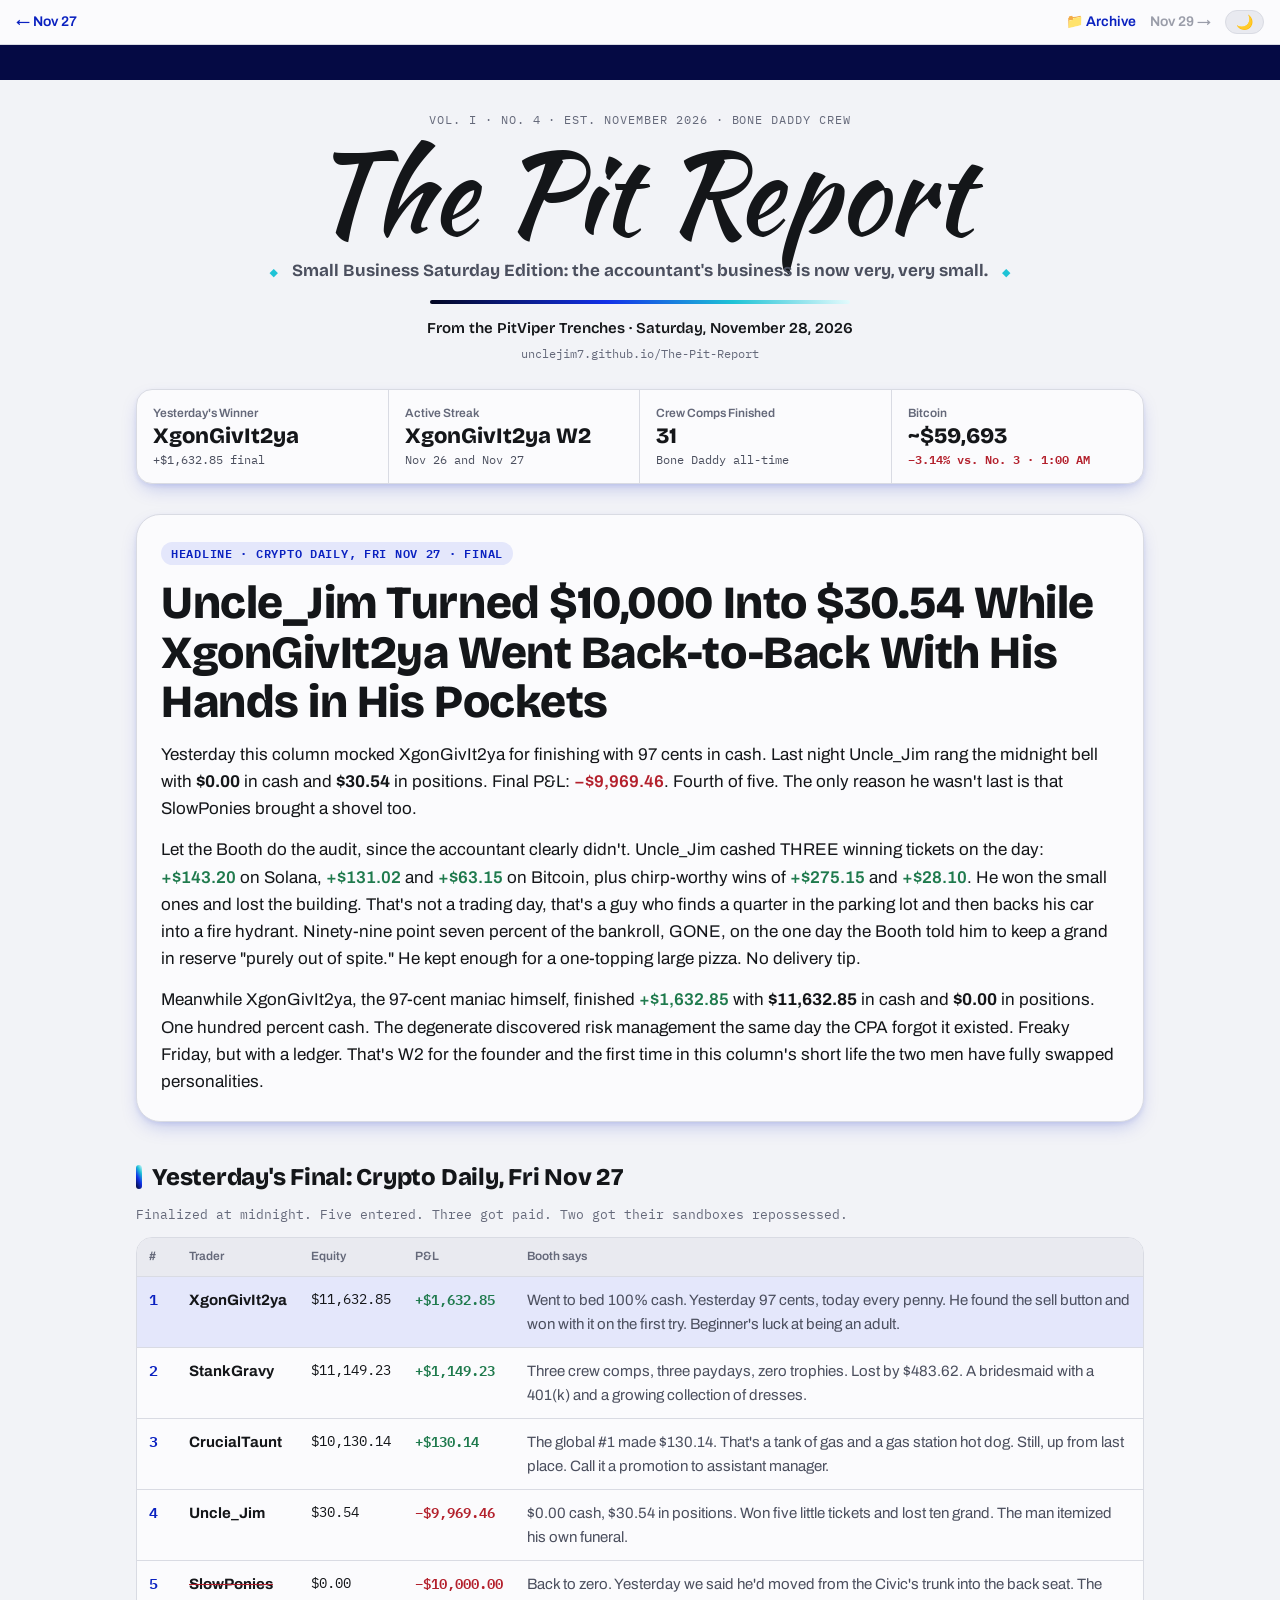
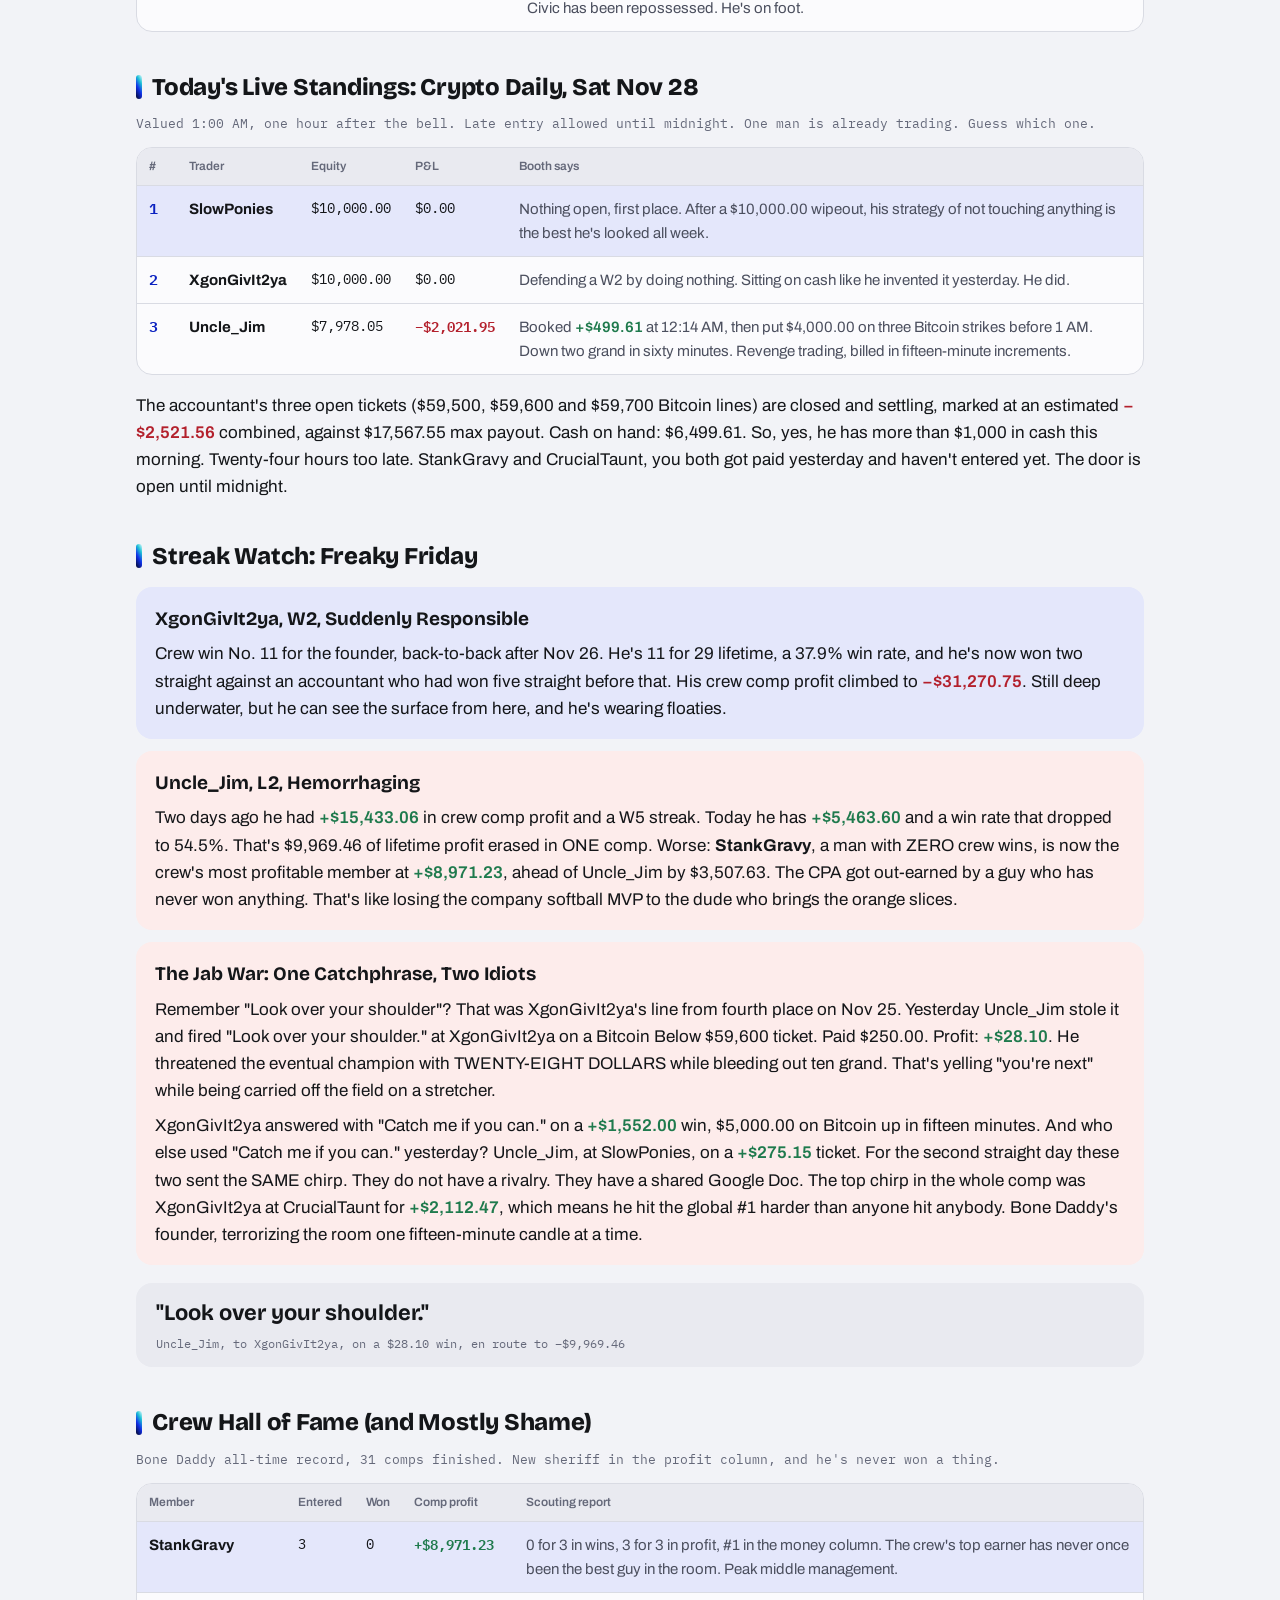
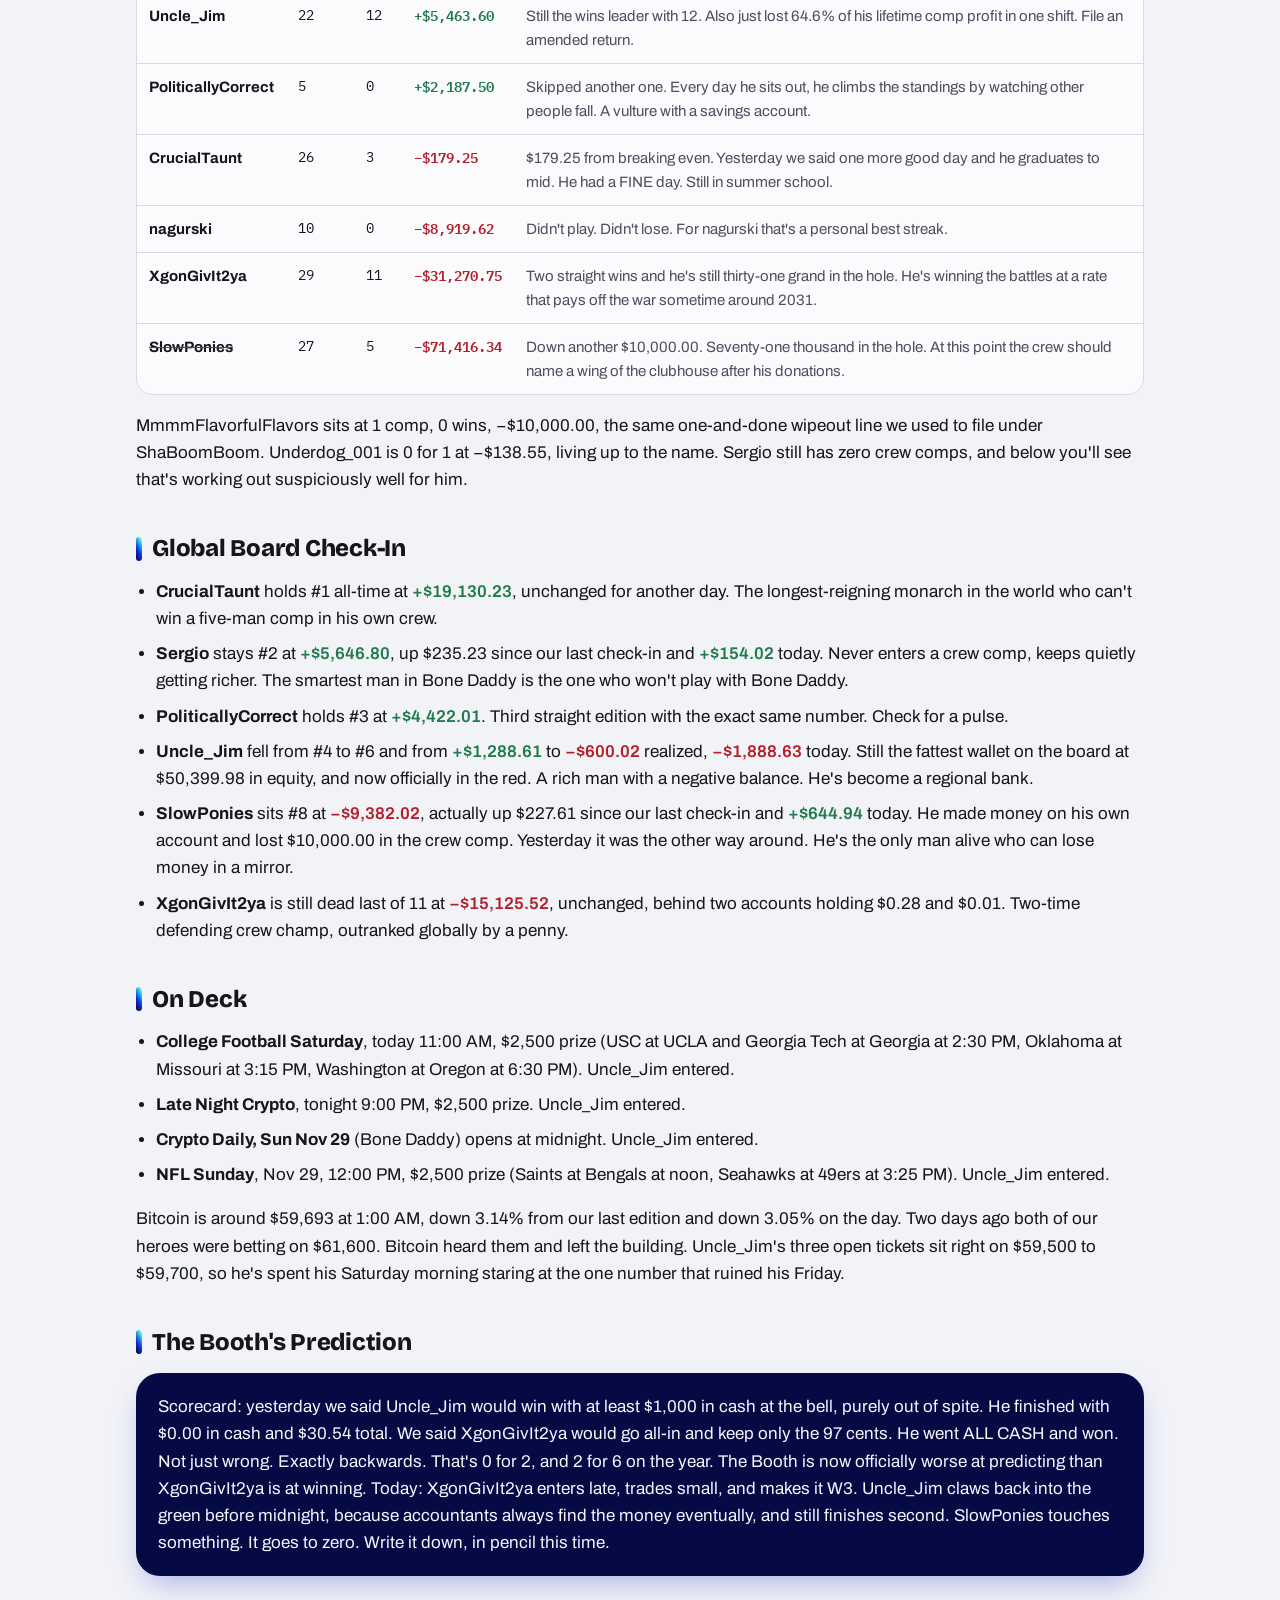
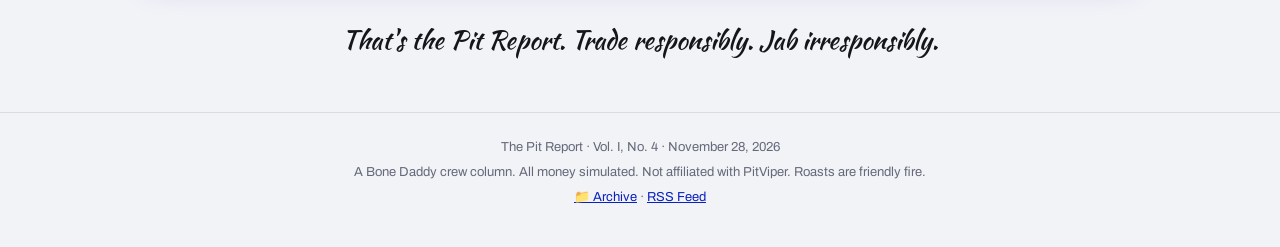
<file: index.html>
<!DOCTYPE html>
<html lang="en">
<head>
  <meta charset="UTF-8">
  <meta name="viewport" content="width=device-width, initial-scale=1.0">
  <title>The Pit Report · No. 4 · November 28, 2026</title>
  <meta name="description" content="Uncle_Jim turns $10,000 into $30.54 while XgonGivIt2ya wins Friday 100% in cash for W2. SlowPonies wipes, and StankGravy, with zero wins, takes the crew profit crown.">
  <meta name="theme-color" content="#f2f3f7">
  <link rel="preconnect" href="https://fonts.googleapis.com">
  <link rel="preconnect" href="https://fonts.gstatic.com" crossorigin>
  <link href="https://fonts.googleapis.com/css2?family=Bricolage+Grotesque:opsz,wght@12..96,500..800&family=Archivo:wght@400;500;600;700&family=IBM+Plex+Mono:wght@400;500;600&family=Kaushan+Script&display=swap" rel="stylesheet">
  <link rel="stylesheet" href="style.css">
  <link rel="alternate" type="application/rss+xml" title="The Pit Report RSS Feed" href="feed.xml">
</head>
<body>

<nav class="edition-nav">
  <a href="2026-11-27.html">← Nov 27</a>
  <span class="nav-right">
    <a href="archive.html" class="nav-archive">📁 Archive</a>
    <span class="nav-disabled">Nov 29 →</span>
    <button class="mode-toggle" id="modeToggle" aria-label="Toggle light and dark mode">🌙</button>
  </span>
</nav>

<div class="ticker-wrap" aria-hidden="true">
  <div class="ticker-track">
    <span>XGONGIVIT2YA WINS FRI +$1,632.85</span><span class="ticker-dot">◆</span>
    <span>XGON STREAK: W2</span><span class="ticker-dot">◆</span>
    <span>UNCLE_JIM −$9,969.46 · LEFT: $30.54</span><span class="ticker-dot">◆</span>
    <span>SLOWPONIES WIPED: −$10,000.00</span><span class="ticker-dot">◆</span>
    <span>STANKGRAVY TAKES CREW PROFIT LEAD +$8,971.23</span><span class="ticker-dot">◆</span>
    <span>UNCLE_JIM SAT 1 AM: −$2,021.95</span><span class="ticker-dot">◆</span>
    <span>BTC ~$59,693 (−3.14%)</span><span class="ticker-dot">◆</span>
    <span>CFB SATURDAY 11:00 AM · $2,500</span><span class="ticker-dot">◆</span>
    <span>XGONGIVIT2YA WINS FRI +$1,632.85</span><span class="ticker-dot">◆</span>
    <span>XGON STREAK: W2</span><span class="ticker-dot">◆</span>
    <span>UNCLE_JIM −$9,969.46 · LEFT: $30.54</span><span class="ticker-dot">◆</span>
    <span>SLOWPONIES WIPED: −$10,000.00</span><span class="ticker-dot">◆</span>
    <span>STANKGRAVY TAKES CREW PROFIT LEAD +$8,971.23</span><span class="ticker-dot">◆</span>
    <span>UNCLE_JIM SAT 1 AM: −$2,021.95</span><span class="ticker-dot">◆</span>
    <span>BTC ~$59,693 (−3.14%)</span><span class="ticker-dot">◆</span>
    <span>CFB SATURDAY 11:00 AM · $2,500</span><span class="ticker-dot">◆</span>
  </div>
</div>

<header class="masthead">
  <div class="masthead-vol">Vol. I · No. 4 · Est. November 2026 · Bone Daddy Crew</div>
  <h1 class="masthead-title">The Pit Report</h1>
  <div>
    <span class="masthead-diamond">◆</span>
    <span class="masthead-tagline">Small Business Saturday Edition: the accountant's business is now very, very small.</span>
    <span class="masthead-diamond">◆</span>
  </div>
  <hr class="masthead-rule">
  <div class="masthead-dateline">From the PitViper Trenches · Saturday, November 28, 2026</div>
  <div class="masthead-url">unclejim7.github.io/The-Pit-Report</div>
</header>

<div class="scoreboard">
  <div class="scoreboard-inner">
    <div class="sb-item">
      <div class="sb-label">Yesterday's Winner</div>
      <div class="sb-value">XgonGivIt2ya</div>
      <div class="sb-sub">+$1,632.85 final</div>
    </div>
    <div class="sb-item">
      <div class="sb-label">Active Streak</div>
      <div class="sb-value">XgonGivIt2ya W2</div>
      <div class="sb-sub">Nov 26 and Nov 27</div>
    </div>
    <div class="sb-item">
      <div class="sb-label">Crew Comps Finished</div>
      <div class="sb-value">31</div>
      <div class="sb-sub">Bone Daddy all-time</div>
    </div>
    <div class="sb-item">
      <div class="sb-label">Bitcoin</div>
      <div class="sb-value">~$59,693</div>
      <div class="sb-sub chg-dn">−3.14% vs. No. 3 · 1:00 AM</div>
    </div>
  </div>
</div>

<div class="pit-body">

  <section class="lead-story">
    <div class="lead-kicker">Headline · Crypto Daily, Fri Nov 27 · Final</div>
    <h2 class="lead-headline">Uncle_Jim Turned $10,000 Into $30.54 While XgonGivIt2ya Went Back-to-Back With His Hands in His Pockets</h2>
    <div class="lead-body">
      <p>Yesterday this column mocked XgonGivIt2ya for finishing with 97 cents in cash. Last night Uncle_Jim rang the midnight bell with <strong>$0.00</strong> in cash and <strong>$30.54</strong> in positions. Final P&amp;L: <strong class="chg-dn">−$9,969.46</strong>. Fourth of five. The only reason he wasn't last is that SlowPonies brought a shovel too.</p>
      <p>Let the Booth do the audit, since the accountant clearly didn't. Uncle_Jim cashed THREE winning tickets on the day: <span class="chg-up">+$143.20</span> on Solana, <span class="chg-up">+$131.02</span> and <span class="chg-up">+$63.15</span> on Bitcoin, plus chirp-worthy wins of <span class="chg-up">+$275.15</span> and <span class="chg-up">+$28.10</span>. He won the small ones and lost the building. That's not a trading day, that's a guy who finds a quarter in the parking lot and then backs his car into a fire hydrant. Ninety-nine point seven percent of the bankroll, GONE, on the one day the Booth told him to keep a grand in reserve "purely out of spite." He kept enough for a one-topping large pizza. No delivery tip.</p>
      <p>Meanwhile XgonGivIt2ya, the 97-cent maniac himself, finished <strong class="chg-up">+$1,632.85</strong> with <strong>$11,632.85</strong> in cash and <strong>$0.00</strong> in positions. One hundred percent cash. The degenerate discovered risk management the same day the CPA forgot it existed. Freaky Friday, but with a ledger. That's W2 for the founder and the first time in this column's short life the two men have fully swapped personalities.</p>
    </div>
  </section>

  <h3 class="section-head">Yesterday's Final: Crypto Daily, Fri Nov 27</h3>
  <p class="section-sub">Finalized at midnight. Five entered. Three got paid. Two got their sandboxes repossessed.</p>
  <div class="table-wrap">
    <table class="pit-table">
      <thead><tr><th>#</th><th>Trader</th><th>Equity</th><th>P&amp;L</th><th>Booth says</th></tr></thead>
      <tbody>
        <tr class="leader"><td class="rank">1</td><td class="who">XgonGivIt2ya</td><td class="num">$11,632.85</td><td class="num chg-up">+$1,632.85</td><td class="booth">Went to bed 100% cash. Yesterday 97 cents, today every penny. He found the sell button and won with it on the first try. Beginner's luck at being an adult.</td></tr>
        <tr><td class="rank">2</td><td class="who">StankGravy</td><td class="num">$11,149.23</td><td class="num chg-up">+$1,149.23</td><td class="booth">Three crew comps, three paydays, zero trophies. Lost by $483.62. A bridesmaid with a 401(k) and a growing collection of dresses.</td></tr>
        <tr><td class="rank">3</td><td class="who">CrucialTaunt</td><td class="num">$10,130.14</td><td class="num chg-up">+$130.14</td><td class="booth">The global #1 made $130.14. That's a tank of gas and a gas station hot dog. Still, up from last place. Call it a promotion to assistant manager.</td></tr>
        <tr><td class="rank">4</td><td class="who">Uncle_Jim</td><td class="num">$30.54</td><td class="num chg-dn">−$9,969.46</td><td class="booth">$0.00 cash, $30.54 in positions. Won five little tickets and lost ten grand. The man itemized his own funeral.</td></tr>
        <tr class="wiped"><td class="rank">5</td><td class="who">SlowPonies</td><td class="num">$0.00</td><td class="num chg-dn">−$10,000.00</td><td class="booth">Back to zero. Yesterday we said he'd moved from the Civic's trunk into the back seat. The Civic has been repossessed. He's on foot.</td></tr>
      </tbody>
    </table>
  </div>

  <h3 class="section-head">Today's Live Standings: Crypto Daily, Sat Nov 28</h3>
  <p class="section-sub">Valued 1:00 AM, one hour after the bell. Late entry allowed until midnight. One man is already trading. Guess which one.</p>
  <div class="table-wrap">
    <table class="pit-table">
      <thead><tr><th>#</th><th>Trader</th><th>Equity</th><th>P&amp;L</th><th>Booth says</th></tr></thead>
      <tbody>
        <tr class="leader"><td class="rank">1</td><td class="who">SlowPonies</td><td class="num">$10,000.00</td><td class="num">$0.00</td><td class="booth">Nothing open, first place. After a $10,000.00 wipeout, his strategy of not touching anything is the best he's looked all week.</td></tr>
        <tr><td class="rank">2</td><td class="who">XgonGivIt2ya</td><td class="num">$10,000.00</td><td class="num">$0.00</td><td class="booth">Defending a W2 by doing nothing. Sitting on cash like he invented it yesterday. He did.</td></tr>
        <tr><td class="rank">3</td><td class="who">Uncle_Jim</td><td class="num">$7,978.05</td><td class="num chg-dn">−$2,021.95</td><td class="booth">Booked <span class="chg-up">+$499.61</span> at 12:14 AM, then put $4,000.00 on three Bitcoin strikes before 1 AM. Down two grand in sixty minutes. Revenge trading, billed in fifteen-minute increments.</td></tr>
      </tbody>
    </table>
  </div>
  <p>The accountant's three open tickets ($59,500, $59,600 and $59,700 Bitcoin lines) are closed and settling, marked at an estimated <span class="chg-dn">−$2,521.56</span> combined, against $17,567.55 max payout. Cash on hand: $6,499.61. So, yes, he has more than $1,000 in cash this morning. Twenty-four hours too late. StankGravy and CrucialTaunt, you both got paid yesterday and haven't entered yet. The door is open until midnight.</p>

  <h3 class="section-head">Streak Watch: Freaky Friday</h3>
  <article class="story-card gold">
    <h4 class="card-head">XgonGivIt2ya, W2, Suddenly Responsible</h4>
    <p>Crew win No. 11 for the founder, back-to-back after Nov 26. He's 11 for 29 lifetime, a 37.9% win rate, and he's now won two straight against an accountant who had won five straight before that. His crew comp profit climbed to <span class="chg-dn">−$31,270.75</span>. Still deep underwater, but he can see the surface from here, and he's wearing floaties.</p>
  </article>
  <article class="story-card hot">
    <h4 class="card-head">Uncle_Jim, L2, Hemorrhaging</h4>
    <p>Two days ago he had <span class="chg-up">+$15,433.06</span> in crew comp profit and a W5 streak. Today he has <span class="chg-up">+$5,463.60</span> and a win rate that dropped to 54.5%. That's $9,969.46 of lifetime profit erased in ONE comp. Worse: <strong>StankGravy</strong>, a man with ZERO crew wins, is now the crew's most profitable member at <span class="chg-up">+$8,971.23</span>, ahead of Uncle_Jim by $3,507.63. The CPA got out-earned by a guy who has never won anything. That's like losing the company softball MVP to the dude who brings the orange slices.</p>
  </article>
  <article class="story-card hot">
    <h4 class="card-head">The Jab War: One Catchphrase, Two Idiots</h4>
    <p>Remember "Look over your shoulder"? That was XgonGivIt2ya's line from fourth place on Nov 25. Yesterday Uncle_Jim stole it and fired "Look over your shoulder." at XgonGivIt2ya on a Bitcoin Below $59,600 ticket. Paid $250.00. Profit: <span class="chg-up">+$28.10</span>. He threatened the eventual champion with TWENTY-EIGHT DOLLARS while bleeding out ten grand. That's yelling "you're next" while being carried off the field on a stretcher.</p>
    <p>XgonGivIt2ya answered with "Catch me if you can." on a <span class="chg-up">+$1,552.00</span> win, $5,000.00 on Bitcoin up in fifteen minutes. And who else used "Catch me if you can." yesterday? Uncle_Jim, at SlowPonies, on a <span class="chg-up">+$275.15</span> ticket. For the second straight day these two sent the SAME chirp. They do not have a rivalry. They have a shared Google Doc. The top chirp in the whole comp was XgonGivIt2ya at CrucialTaunt for <span class="chg-up">+$2,112.47</span>, which means he hit the global #1 harder than anyone hit anybody. Bone Daddy's founder, terrorizing the room one fifteen-minute candle at a time.</p>
  </article>
  <blockquote class="pull-quote">
    "Look over your shoulder."
    <cite>Uncle_Jim, to XgonGivIt2ya, on a $28.10 win, en route to −$9,969.46</cite>
  </blockquote>

  <h3 class="section-head">Crew Hall of Fame (and Mostly Shame)</h3>
  <p class="section-sub">Bone Daddy all-time record, 31 comps finished. New sheriff in the profit column, and he's never won a thing.</p>
  <div class="table-wrap">
    <table class="pit-table">
      <thead><tr><th>Member</th><th>Entered</th><th>Won</th><th>Comp profit</th><th>Scouting report</th></tr></thead>
      <tbody>
        <tr class="leader"><td class="who">StankGravy</td><td class="num">3</td><td class="num">0</td><td class="num chg-up">+$8,971.23</td><td class="booth">0 for 3 in wins, 3 for 3 in profit, #1 in the money column. The crew's top earner has never once been the best guy in the room. Peak middle management.</td></tr>
        <tr><td class="who">Uncle_Jim</td><td class="num">22</td><td class="num">12</td><td class="num chg-up">+$5,463.60</td><td class="booth">Still the wins leader with 12. Also just lost 64.6% of his lifetime comp profit in one shift. File an amended return.</td></tr>
        <tr><td class="who">PoliticallyCorrect</td><td class="num">5</td><td class="num">0</td><td class="num chg-up">+$2,187.50</td><td class="booth">Skipped another one. Every day he sits out, he climbs the standings by watching other people fall. A vulture with a savings account.</td></tr>
        <tr><td class="who">CrucialTaunt</td><td class="num">26</td><td class="num">3</td><td class="num chg-dn">−$179.25</td><td class="booth">$179.25 from breaking even. Yesterday we said one more good day and he graduates to mid. He had a FINE day. Still in summer school.</td></tr>
        <tr><td class="who">nagurski</td><td class="num">10</td><td class="num">0</td><td class="num chg-dn">−$8,919.62</td><td class="booth">Didn't play. Didn't lose. For nagurski that's a personal best streak.</td></tr>
        <tr><td class="who">XgonGivIt2ya</td><td class="num">29</td><td class="num">11</td><td class="num chg-dn">−$31,270.75</td><td class="booth">Two straight wins and he's still thirty-one grand in the hole. He's winning the battles at a rate that pays off the war sometime around 2031.</td></tr>
        <tr class="wiped"><td class="who">SlowPonies</td><td class="num">27</td><td class="num">5</td><td class="num chg-dn">−$71,416.34</td><td class="booth">Down another $10,000.00. Seventy-one thousand in the hole. At this point the crew should name a wing of the clubhouse after his donations.</td></tr>
      </tbody>
    </table>
  </div>
  <p>MmmmFlavorfulFlavors sits at 1 comp, 0 wins, −$10,000.00, the same one-and-done wipeout line we used to file under ShaBoomBoom. Underdog_001 is 0 for 1 at −$138.55, living up to the name. Sergio still has zero crew comps, and below you'll see that's working out suspiciously well for him.</p>

  <h3 class="section-head">Global Board Check-In</h3>
  <ul class="pit-list">
    <li><strong>CrucialTaunt</strong> holds #1 all-time at <span class="chg-up">+$19,130.23</span>, unchanged for another day. The longest-reigning monarch in the world who can't win a five-man comp in his own crew.</li>
    <li><strong>Sergio</strong> stays #2 at <span class="chg-up">+$5,646.80</span>, up $235.23 since our last check-in and <span class="chg-up">+$154.02</span> today. Never enters a crew comp, keeps quietly getting richer. The smartest man in Bone Daddy is the one who won't play with Bone Daddy.</li>
    <li><strong>PoliticallyCorrect</strong> holds #3 at <span class="chg-up">+$4,422.01</span>. Third straight edition with the exact same number. Check for a pulse.</li>
    <li><strong>Uncle_Jim</strong> fell from #4 to #6 and from <span class="chg-up">+$1,288.61</span> to <span class="chg-dn">−$600.02</span> realized, <span class="chg-dn">−$1,888.63</span> today. Still the fattest wallet on the board at $50,399.98 in equity, and now officially in the red. A rich man with a negative balance. He's become a regional bank.</li>
    <li><strong>SlowPonies</strong> sits #8 at <span class="chg-dn">−$9,382.02</span>, actually up $227.61 since our last check-in and <span class="chg-up">+$644.94</span> today. He made money on his own account and lost $10,000.00 in the crew comp. Yesterday it was the other way around. He's the only man alive who can lose money in a mirror.</li>
    <li><strong>XgonGivIt2ya</strong> is still dead last of 11 at <span class="chg-dn">−$15,125.52</span>, unchanged, behind two accounts holding $0.28 and $0.01. Two-time defending crew champ, outranked globally by a penny.</li>
  </ul>

  <h3 class="section-head">On Deck</h3>
  <ul class="pit-list">
    <li><strong>College Football Saturday</strong>, today 11:00 AM, $2,500 prize (USC at UCLA and Georgia Tech at Georgia at 2:30 PM, Oklahoma at Missouri at 3:15 PM, Washington at Oregon at 6:30 PM). Uncle_Jim entered.</li>
    <li><strong>Late Night Crypto</strong>, tonight 9:00 PM, $2,500 prize. Uncle_Jim entered.</li>
    <li><strong>Crypto Daily, Sun Nov 29</strong> (Bone Daddy) opens at midnight. Uncle_Jim entered.</li>
    <li><strong>NFL Sunday</strong>, Nov 29, 12:00 PM, $2,500 prize (Saints at Bengals at noon, Seahawks at 49ers at 3:25 PM). Uncle_Jim entered.</li>
  </ul>
  <p>Bitcoin is around $59,693 at 1:00 AM, down 3.14% from our last edition and down 3.05% on the day. Two days ago both of our heroes were betting on $61,600. Bitcoin heard them and left the building. Uncle_Jim's three open tickets sit right on $59,500 to $59,700, so he's spent his Saturday morning staring at the one number that ruined his Friday.</p>

  <h3 class="section-head">The Booth's Prediction</h3>
  <div class="prediction">
    <p>Scorecard: yesterday we said Uncle_Jim would win with at least $1,000 in cash at the bell, purely out of spite. He finished with $0.00 in cash and $30.54 total. We said XgonGivIt2ya would go all-in and keep only the 97 cents. He went ALL CASH and won. Not just wrong. Exactly backwards. That's 0 for 2, and 2 for 6 on the year. The Booth is now officially worse at predicting than XgonGivIt2ya is at winning. Today: XgonGivIt2ya enters late, trades small, and makes it W3. Uncle_Jim claws back into the green before midnight, because accountants always find the money eventually, and still finishes second. SlowPonies touches something. It goes to zero. Write it down, in pencil this time.</p>
  </div>

  <div class="sign-off">That's the Pit Report. Trade responsibly. Jab irresponsibly.</div>

</div>

<footer class="page-footer">
  <p>The Pit Report · Vol. I, No. 4 · November 28, 2026</p>
  <p>A Bone Daddy crew column. All money simulated. Not affiliated with PitViper. Roasts are friendly fire.</p>
  <p><a href="archive.html">📁 Archive</a> · <a href="feed.xml">RSS Feed</a></p>
</footer>

<script>
  (function () {
    var btn = document.getElementById('modeToggle');
    function apply(dark) {
      document.body.classList.toggle('dark-mode', dark);
      btn.textContent = dark ? '☀️' : '🌙';
    }
    var saved = null;
    try { saved = localStorage.getItem('pit-theme'); } catch (e) {}
    apply(saved === 'dark');
    btn.addEventListener('click', function () {
      var dark = !document.body.classList.contains('dark-mode');
      apply(dark);
      try { localStorage.setItem('pit-theme', dark ? 'dark' : 'light'); } catch (e) {}
    });
  })();
</script>
</body>
</html>
</file>
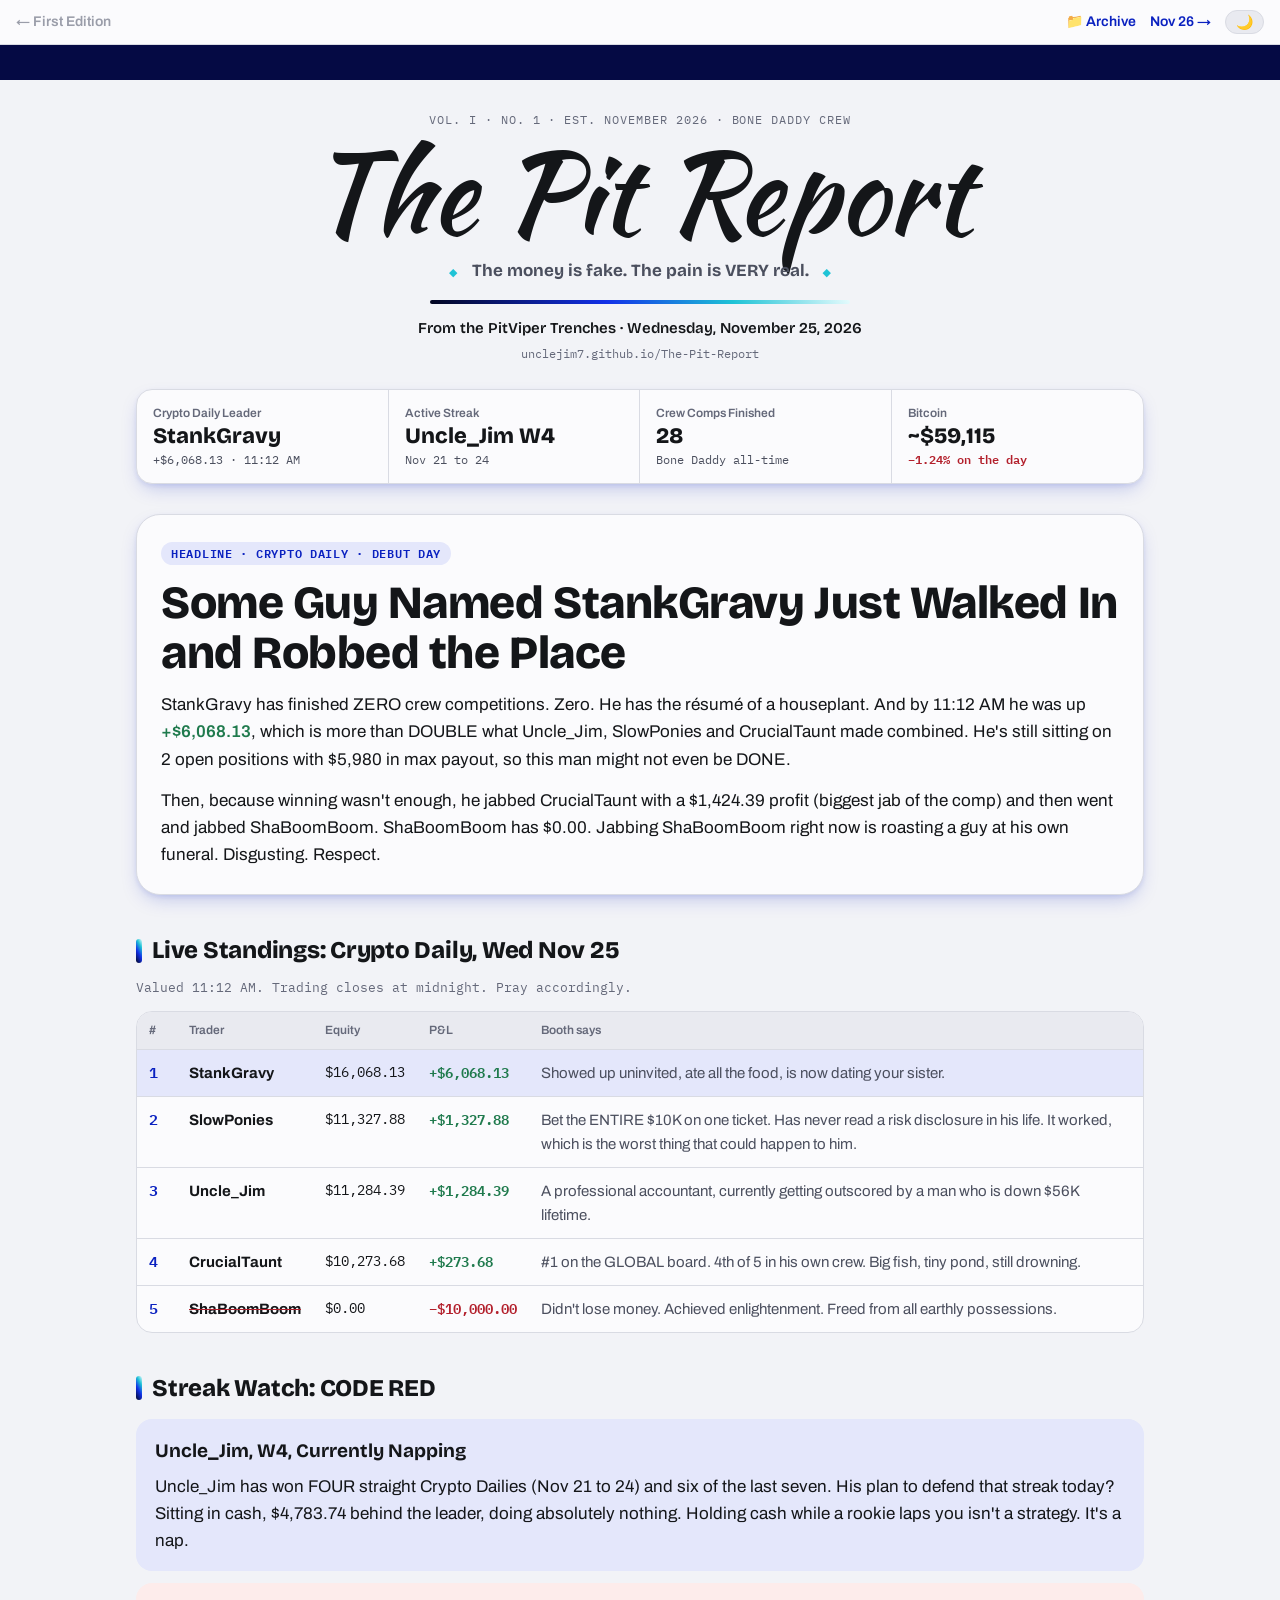
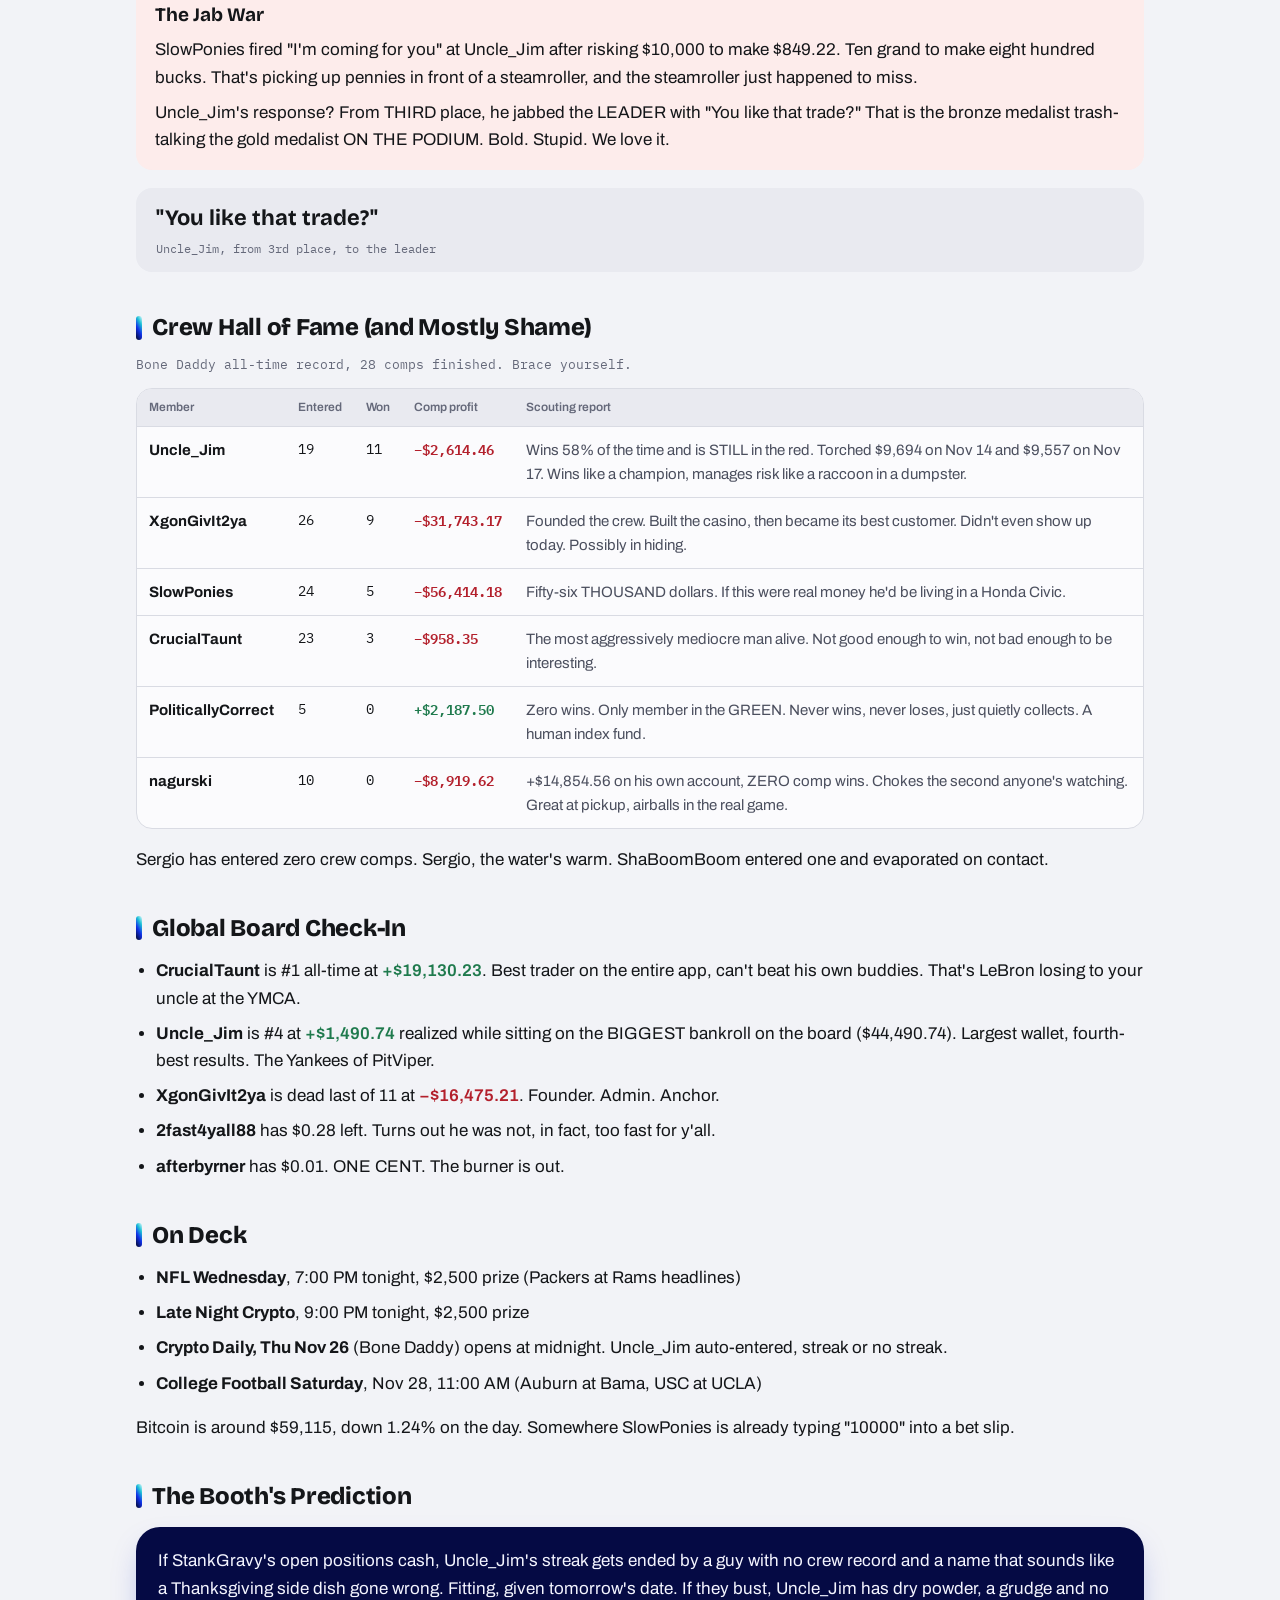
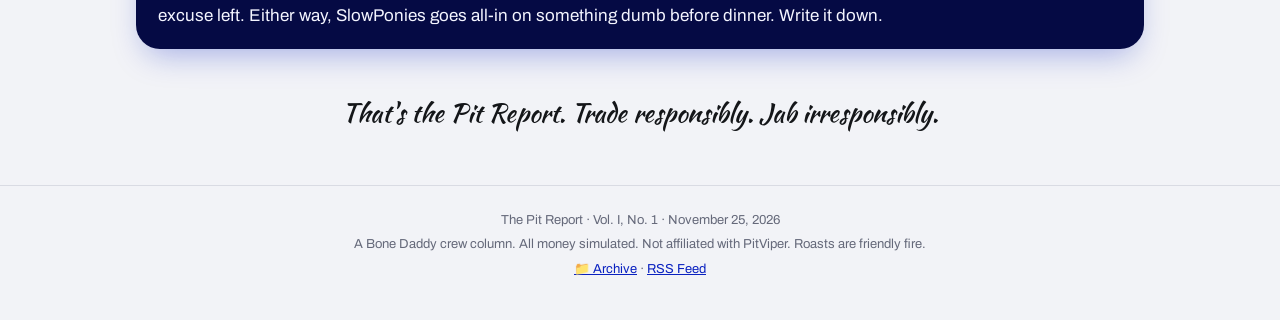
<file: 2026-11-25.html>
<!DOCTYPE html>
<html lang="en">
<head>
  <meta charset="UTF-8">
  <meta name="viewport" content="width=device-width, initial-scale=1.0">
  <title>The Pit Report · No. 1 · November 25, 2026</title>
  <meta name="description" content="StankGravy walks in with zero crew comps and robs the place. Uncle_Jim's four-day streak on life support.">
  <meta name="theme-color" content="#f2f3f7">
  <link rel="preconnect" href="https://fonts.googleapis.com">
  <link rel="preconnect" href="https://fonts.gstatic.com" crossorigin>
  <link href="https://fonts.googleapis.com/css2?family=Bricolage+Grotesque:opsz,wght@12..96,500..800&family=Archivo:wght@400;500;600;700&family=IBM+Plex+Mono:wght@400;500;600&family=Kaushan+Script&display=swap" rel="stylesheet">
  <link rel="stylesheet" href="style.css">
  <link rel="alternate" type="application/rss+xml" title="The Pit Report RSS Feed" href="feed.xml">
</head>
<body>

<nav class="edition-nav">
  <span class="nav-disabled">← First Edition</span>
  <span class="nav-right">
    <a href="archive.html" class="nav-archive">📁 Archive</a>
    <a href="2026-11-26.html">Nov 26 →</a>
    <button class="mode-toggle" id="modeToggle" aria-label="Toggle light and dark mode">🌙</button>
  </span>
</nav>

<div class="ticker-wrap" aria-hidden="true">
  <div class="ticker-track">
    <span>STANKGRAVY +$6,068.13 ON DEBUT DAY</span><span class="ticker-dot">◆</span>
    <span>UNCLE_JIM W4 STREAK IN JEOPARDY</span><span class="ticker-dot">◆</span>
    <span>SLOWPONIES ALL-IN $10K, UP $1,327.88</span><span class="ticker-dot">◆</span>
    <span>SHABOOMBOOM $0.00</span><span class="ticker-dot">◆</span>
    <span>BTC ~$59,115 (−1.24%)</span><span class="ticker-dot">◆</span>
    <span>CRUCIALTAUNT #1 GLOBAL, #4 IN HIS OWN CREW</span><span class="ticker-dot">◆</span>
    <span>NFL WEDNESDAY 7:00 PM · $2,500</span><span class="ticker-dot">◆</span>
    <span>LATE NIGHT CRYPTO 9:00 PM · $2,500</span><span class="ticker-dot">◆</span>
    <span>STANKGRAVY +$6,068.13 ON DEBUT DAY</span><span class="ticker-dot">◆</span>
    <span>UNCLE_JIM W4 STREAK IN JEOPARDY</span><span class="ticker-dot">◆</span>
    <span>SLOWPONIES ALL-IN $10K, UP $1,327.88</span><span class="ticker-dot">◆</span>
    <span>SHABOOMBOOM $0.00</span><span class="ticker-dot">◆</span>
    <span>BTC ~$59,115 (−1.24%)</span><span class="ticker-dot">◆</span>
    <span>CRUCIALTAUNT #1 GLOBAL, #4 IN HIS OWN CREW</span><span class="ticker-dot">◆</span>
    <span>NFL WEDNESDAY 7:00 PM · $2,500</span><span class="ticker-dot">◆</span>
    <span>LATE NIGHT CRYPTO 9:00 PM · $2,500</span><span class="ticker-dot">◆</span>
  </div>
</div>

<header class="masthead">
  <div class="masthead-vol">Vol. I · No. 1 · Est. November 2026 · Bone Daddy Crew</div>
  <h1 class="masthead-title">The Pit Report</h1>
  <div>
    <span class="masthead-diamond">◆</span>
    <span class="masthead-tagline">The money is fake. The pain is VERY real.</span>
    <span class="masthead-diamond">◆</span>
  </div>
  <hr class="masthead-rule">
  <div class="masthead-dateline">From the PitViper Trenches · Wednesday, November 25, 2026</div>
  <div class="masthead-url">unclejim7.github.io/The-Pit-Report</div>
</header>

<div class="scoreboard">
  <div class="scoreboard-inner">
    <div class="sb-item">
      <div class="sb-label">Crypto Daily Leader</div>
      <div class="sb-value">StankGravy</div>
      <div class="sb-sub">+$6,068.13 · 11:12 AM</div>
    </div>
    <div class="sb-item">
      <div class="sb-label">Active Streak</div>
      <div class="sb-value">Uncle_Jim W4</div>
      <div class="sb-sub">Nov 21 to 24</div>
    </div>
    <div class="sb-item">
      <div class="sb-label">Crew Comps Finished</div>
      <div class="sb-value">28</div>
      <div class="sb-sub">Bone Daddy all-time</div>
    </div>
    <div class="sb-item">
      <div class="sb-label">Bitcoin</div>
      <div class="sb-value">~$59,115</div>
      <div class="sb-sub chg-dn">−1.24% on the day</div>
    </div>
  </div>
</div>

<div class="pit-body">

  <section class="lead-story">
    <div class="lead-kicker">Headline · Crypto Daily · Debut Day</div>
    <h2 class="lead-headline">Some Guy Named StankGravy Just Walked In and Robbed the Place</h2>
    <div class="lead-body">
      <p>StankGravy has finished ZERO crew competitions. Zero. He has the résumé of a houseplant. And by 11:12 AM he was up <strong class="chg-up">+$6,068.13</strong>, which is more than DOUBLE what Uncle_Jim, SlowPonies and CrucialTaunt made combined. He's still sitting on 2 open positions with $5,980 in max payout, so this man might not even be DONE.</p>
      <p>Then, because winning wasn't enough, he jabbed CrucialTaunt with a $1,424.39 profit (biggest jab of the comp) and then went and jabbed ShaBoomBoom. ShaBoomBoom has $0.00. Jabbing ShaBoomBoom right now is roasting a guy at his own funeral. Disgusting. Respect.</p>
    </div>
  </section>

  <h3 class="section-head">Live Standings: Crypto Daily, Wed Nov 25</h3>
  <p class="section-sub">Valued 11:12 AM. Trading closes at midnight. Pray accordingly.</p>
  <div class="table-wrap">
    <table class="pit-table">
      <thead><tr><th>#</th><th>Trader</th><th>Equity</th><th>P&amp;L</th><th>Booth says</th></tr></thead>
      <tbody>
        <tr class="leader"><td class="rank">1</td><td class="who">StankGravy</td><td class="num">$16,068.13</td><td class="num chg-up">+$6,068.13</td><td class="booth">Showed up uninvited, ate all the food, is now dating your sister.</td></tr>
        <tr><td class="rank">2</td><td class="who">SlowPonies</td><td class="num">$11,327.88</td><td class="num chg-up">+$1,327.88</td><td class="booth">Bet the ENTIRE $10K on one ticket. Has never read a risk disclosure in his life. It worked, which is the worst thing that could happen to him.</td></tr>
        <tr><td class="rank">3</td><td class="who">Uncle_Jim</td><td class="num">$11,284.39</td><td class="num chg-up">+$1,284.39</td><td class="booth">A professional accountant, currently getting outscored by a man who is down $56K lifetime.</td></tr>
        <tr><td class="rank">4</td><td class="who">CrucialTaunt</td><td class="num">$10,273.68</td><td class="num chg-up">+$273.68</td><td class="booth">#1 on the GLOBAL board. 4th of 5 in his own crew. Big fish, tiny pond, still drowning.</td></tr>
        <tr class="wiped"><td class="rank">5</td><td class="who">ShaBoomBoom</td><td class="num">$0.00</td><td class="num chg-dn">−$10,000.00</td><td class="booth">Didn't lose money. Achieved enlightenment. Freed from all earthly possessions.</td></tr>
      </tbody>
    </table>
  </div>

  <h3 class="section-head">Streak Watch: CODE RED</h3>
  <article class="story-card gold">
    <h4 class="card-head">Uncle_Jim, W4, Currently Napping</h4>
    <p>Uncle_Jim has won FOUR straight Crypto Dailies (Nov 21 to 24) and six of the last seven. His plan to defend that streak today? Sitting in cash, $4,783.74 behind the leader, doing absolutely nothing. Holding cash while a rookie laps you isn't a strategy. It's a nap.</p>
  </article>
  <article class="story-card hot">
    <h4 class="card-head">The Jab War</h4>
    <p>SlowPonies fired "I'm coming for you" at Uncle_Jim after risking $10,000 to make $849.22. Ten grand to make eight hundred bucks. That's picking up pennies in front of a steamroller, and the steamroller just happened to miss.</p>
    <p>Uncle_Jim's response? From THIRD place, he jabbed the LEADER with "You like that trade?" That is the bronze medalist trash-talking the gold medalist ON THE PODIUM. Bold. Stupid. We love it.</p>
  </article>
  <blockquote class="pull-quote">
    "You like that trade?"
    <cite>Uncle_Jim, from 3rd place, to the leader</cite>
  </blockquote>

  <h3 class="section-head">Crew Hall of Fame (and Mostly Shame)</h3>
  <p class="section-sub">Bone Daddy all-time record, 28 comps finished. Brace yourself.</p>
  <div class="table-wrap">
    <table class="pit-table">
      <thead><tr><th>Member</th><th>Entered</th><th>Won</th><th>Comp profit</th><th>Scouting report</th></tr></thead>
      <tbody>
        <tr><td class="who">Uncle_Jim</td><td class="num">19</td><td class="num">11</td><td class="num chg-dn">−$2,614.46</td><td class="booth">Wins 58% of the time and is STILL in the red. Torched $9,694 on Nov 14 and $9,557 on Nov 17. Wins like a champion, manages risk like a raccoon in a dumpster.</td></tr>
        <tr><td class="who">XgonGivIt2ya</td><td class="num">26</td><td class="num">9</td><td class="num chg-dn">−$31,743.17</td><td class="booth">Founded the crew. Built the casino, then became its best customer. Didn't even show up today. Possibly in hiding.</td></tr>
        <tr><td class="who">SlowPonies</td><td class="num">24</td><td class="num">5</td><td class="num chg-dn">−$56,414.18</td><td class="booth">Fifty-six THOUSAND dollars. If this were real money he'd be living in a Honda Civic.</td></tr>
        <tr><td class="who">CrucialTaunt</td><td class="num">23</td><td class="num">3</td><td class="num chg-dn">−$958.35</td><td class="booth">The most aggressively mediocre man alive. Not good enough to win, not bad enough to be interesting.</td></tr>
        <tr><td class="who">PoliticallyCorrect</td><td class="num">5</td><td class="num">0</td><td class="num chg-up">+$2,187.50</td><td class="booth">Zero wins. Only member in the GREEN. Never wins, never loses, just quietly collects. A human index fund.</td></tr>
        <tr><td class="who">nagurski</td><td class="num">10</td><td class="num">0</td><td class="num chg-dn">−$8,919.62</td><td class="booth">+$14,854.56 on his own account, ZERO comp wins. Chokes the second anyone's watching. Great at pickup, airballs in the real game.</td></tr>
      </tbody>
    </table>
  </div>
  <p>Sergio has entered zero crew comps. Sergio, the water's warm. ShaBoomBoom entered one and evaporated on contact.</p>

  <h3 class="section-head">Global Board Check-In</h3>
  <ul class="pit-list">
    <li><strong>CrucialTaunt</strong> is #1 all-time at <span class="chg-up">+$19,130.23</span>. Best trader on the entire app, can't beat his own buddies. That's LeBron losing to your uncle at the YMCA.</li>
    <li><strong>Uncle_Jim</strong> is #4 at <span class="chg-up">+$1,490.74</span> realized while sitting on the BIGGEST bankroll on the board ($44,490.74). Largest wallet, fourth-best results. The Yankees of PitViper.</li>
    <li><strong>XgonGivIt2ya</strong> is dead last of 11 at <span class="chg-dn">−$16,475.21</span>. Founder. Admin. Anchor.</li>
    <li><strong>2fast4yall88</strong> has $0.28 left. Turns out he was not, in fact, too fast for y'all.</li>
    <li><strong>afterbyrner</strong> has $0.01. ONE CENT. The burner is out.</li>
  </ul>

  <h3 class="section-head">On Deck</h3>
  <ul class="pit-list">
    <li><strong>NFL Wednesday</strong>, 7:00 PM tonight, $2,500 prize (Packers at Rams headlines)</li>
    <li><strong>Late Night Crypto</strong>, 9:00 PM tonight, $2,500 prize</li>
    <li><strong>Crypto Daily, Thu Nov 26</strong> (Bone Daddy) opens at midnight. Uncle_Jim auto-entered, streak or no streak.</li>
    <li><strong>College Football Saturday</strong>, Nov 28, 11:00 AM (Auburn at Bama, USC at UCLA)</li>
  </ul>
  <p>Bitcoin is around $59,115, down 1.24% on the day. Somewhere SlowPonies is already typing "10000" into a bet slip.</p>

  <h3 class="section-head">The Booth's Prediction</h3>
  <div class="prediction">
    <p>If StankGravy's open positions cash, Uncle_Jim's streak gets ended by a guy with no crew record and a name that sounds like a Thanksgiving side dish gone wrong. Fitting, given tomorrow's date. If they bust, Uncle_Jim has dry powder, a grudge and no excuse left. Either way, SlowPonies goes all-in on something dumb before dinner. Write it down.</p>
  </div>

  <div class="sign-off">That's the Pit Report. Trade responsibly. Jab irresponsibly.</div>

</div>

<footer class="page-footer">
  <p>The Pit Report · Vol. I, No. 1 · November 25, 2026</p>
  <p>A Bone Daddy crew column. All money simulated. Not affiliated with PitViper. Roasts are friendly fire.</p>
  <p><a href="archive.html">📁 Archive</a> · <a href="feed.xml">RSS Feed</a></p>
</footer>

<script>
  (function () {
    var btn = document.getElementById('modeToggle');
    function apply(dark) {
      document.body.classList.toggle('dark-mode', dark);
      btn.textContent = dark ? '☀️' : '🌙';
    }
    var saved = null;
    try { saved = localStorage.getItem('pit-theme'); } catch (e) {}
    apply(saved === 'dark');
    btn.addEventListener('click', function () {
      var dark = !document.body.classList.contains('dark-mode');
      apply(dark);
      try { localStorage.setItem('pit-theme', dark ? 'dark' : 'light'); } catch (e) {}
    });
  })();
</script>
</body>
</html>
</file>
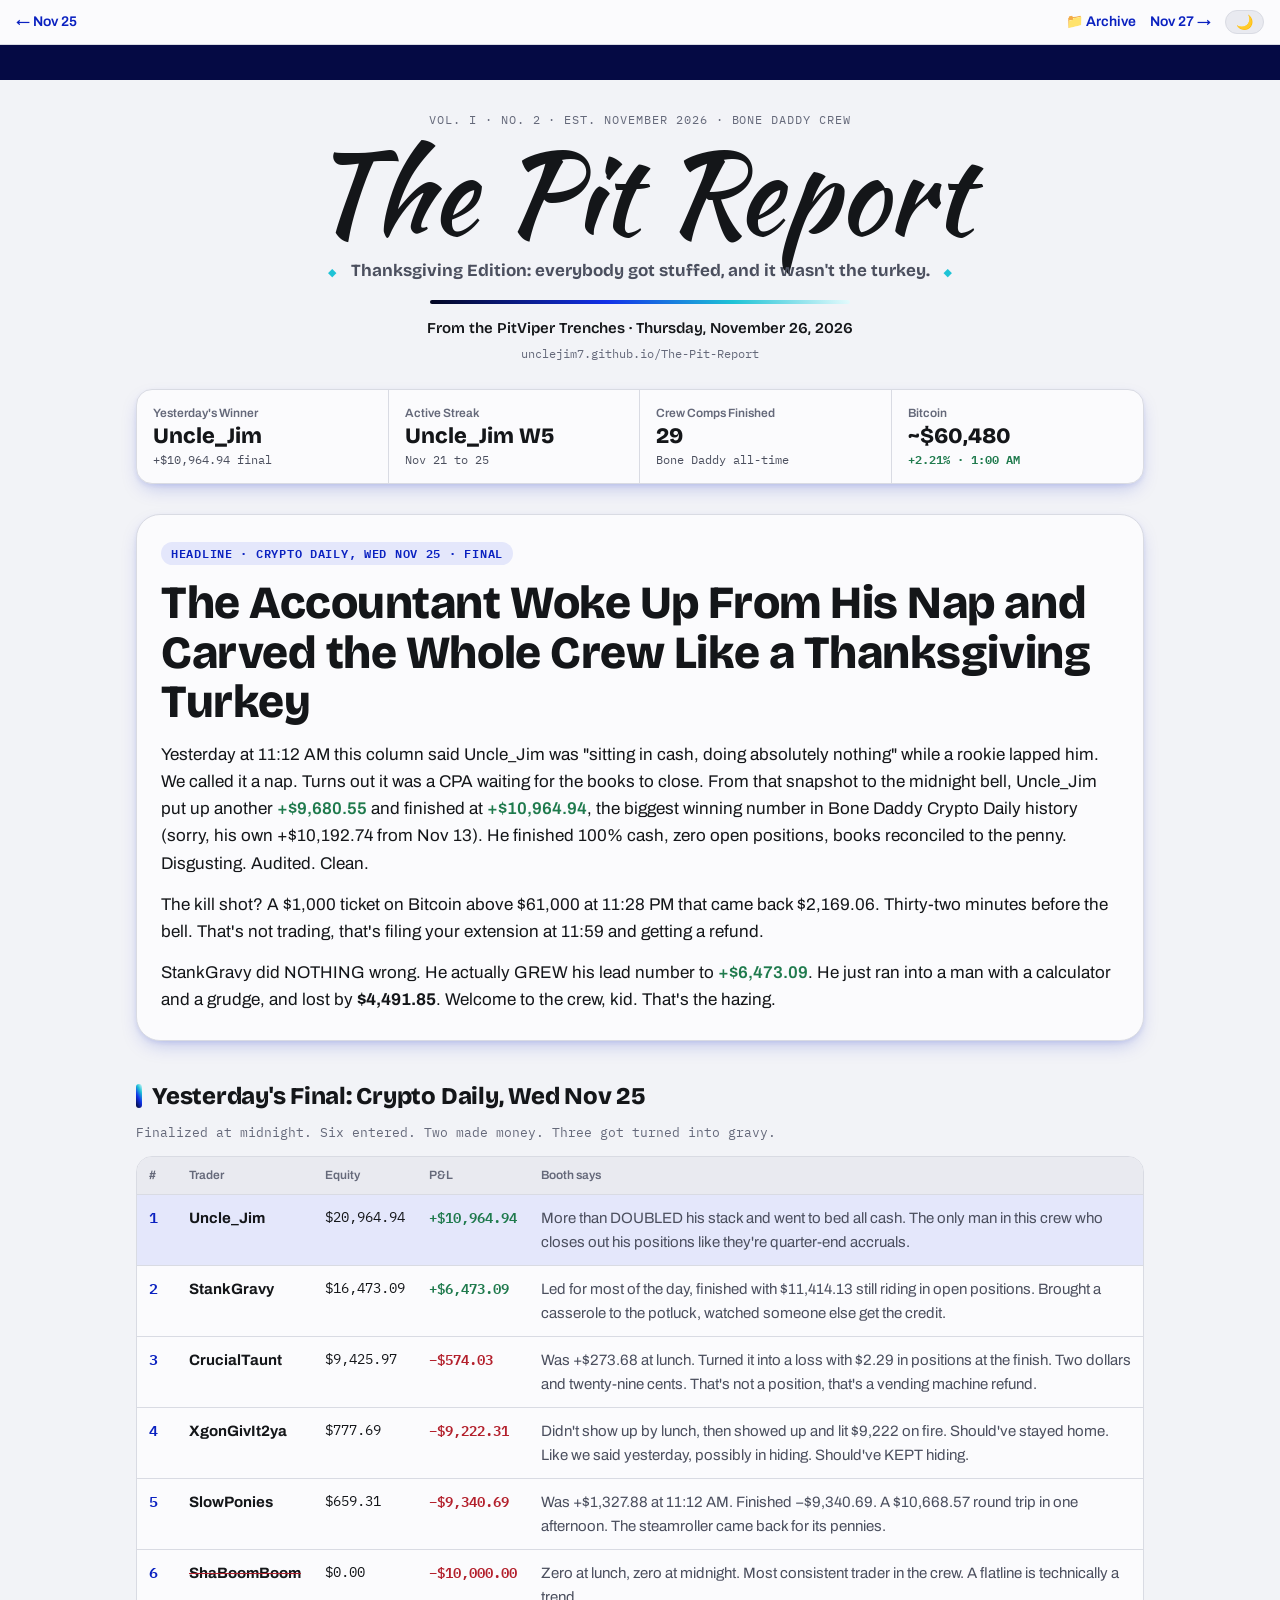
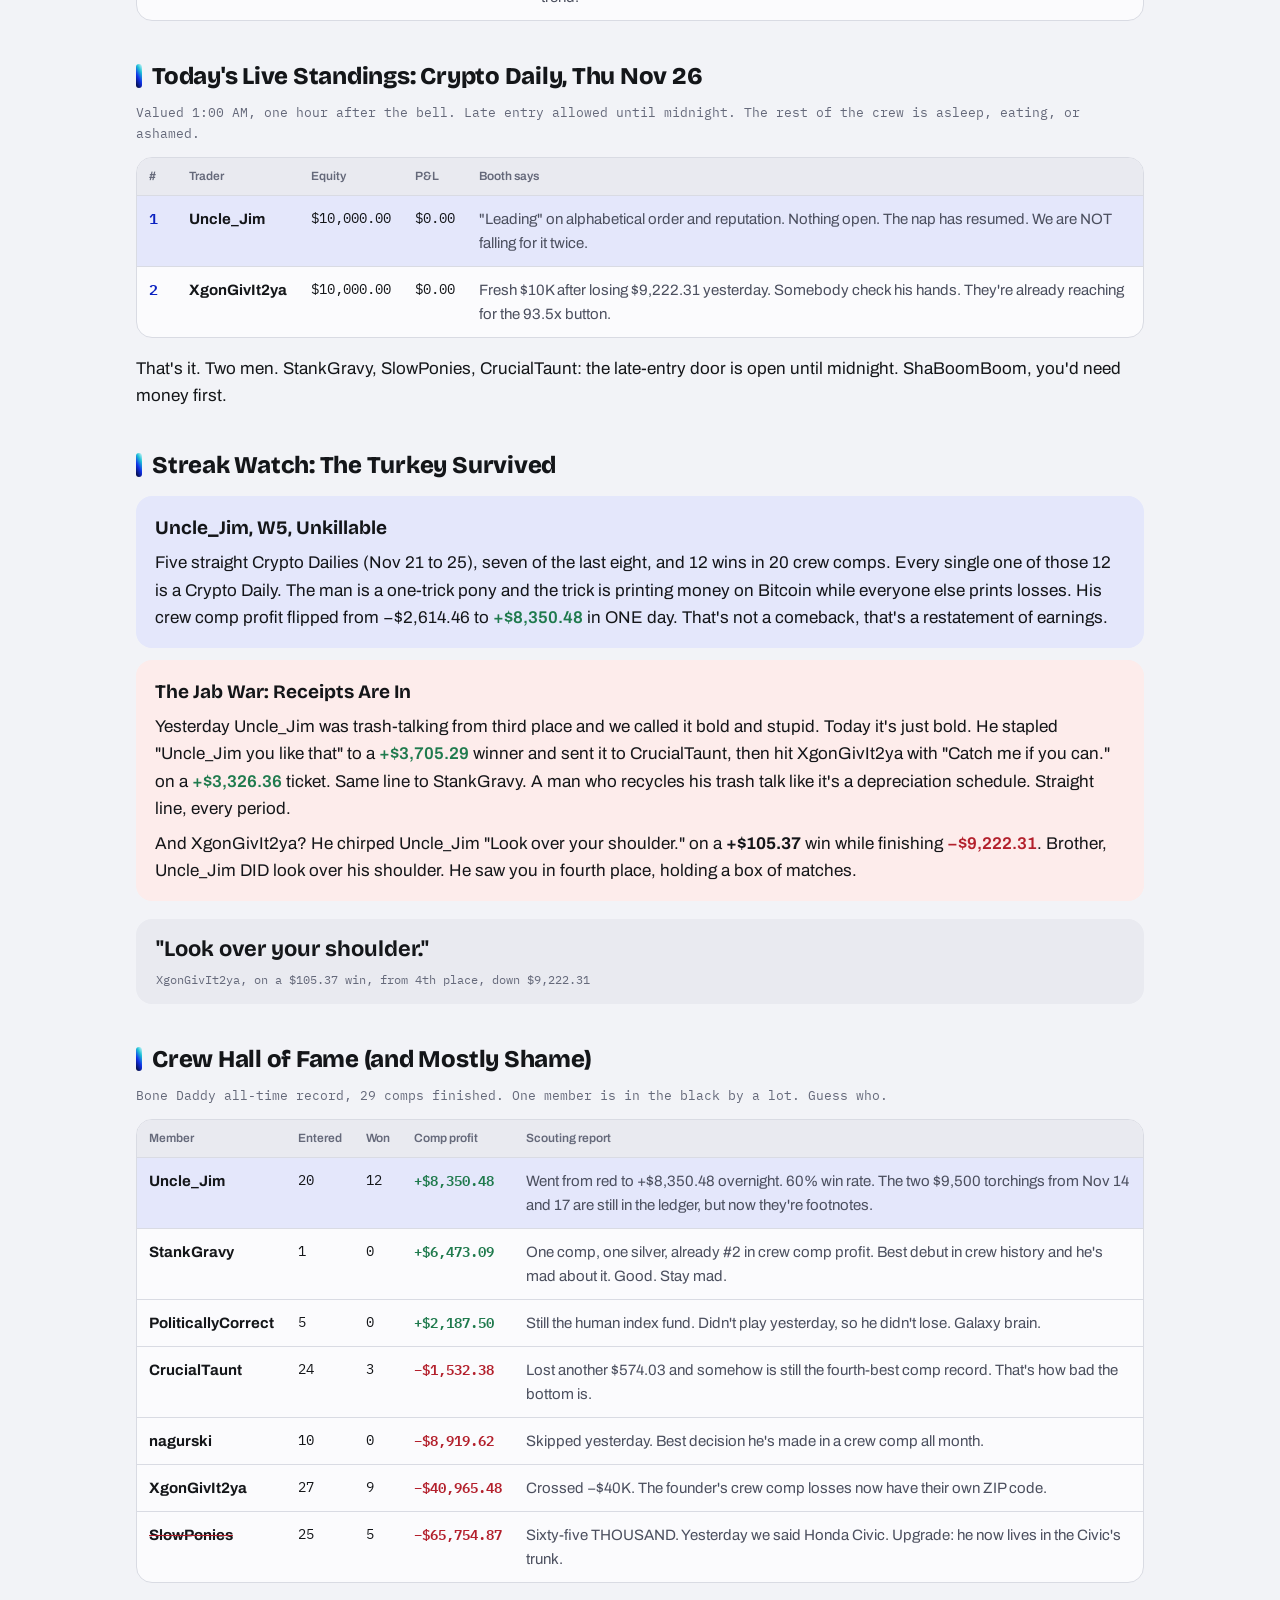
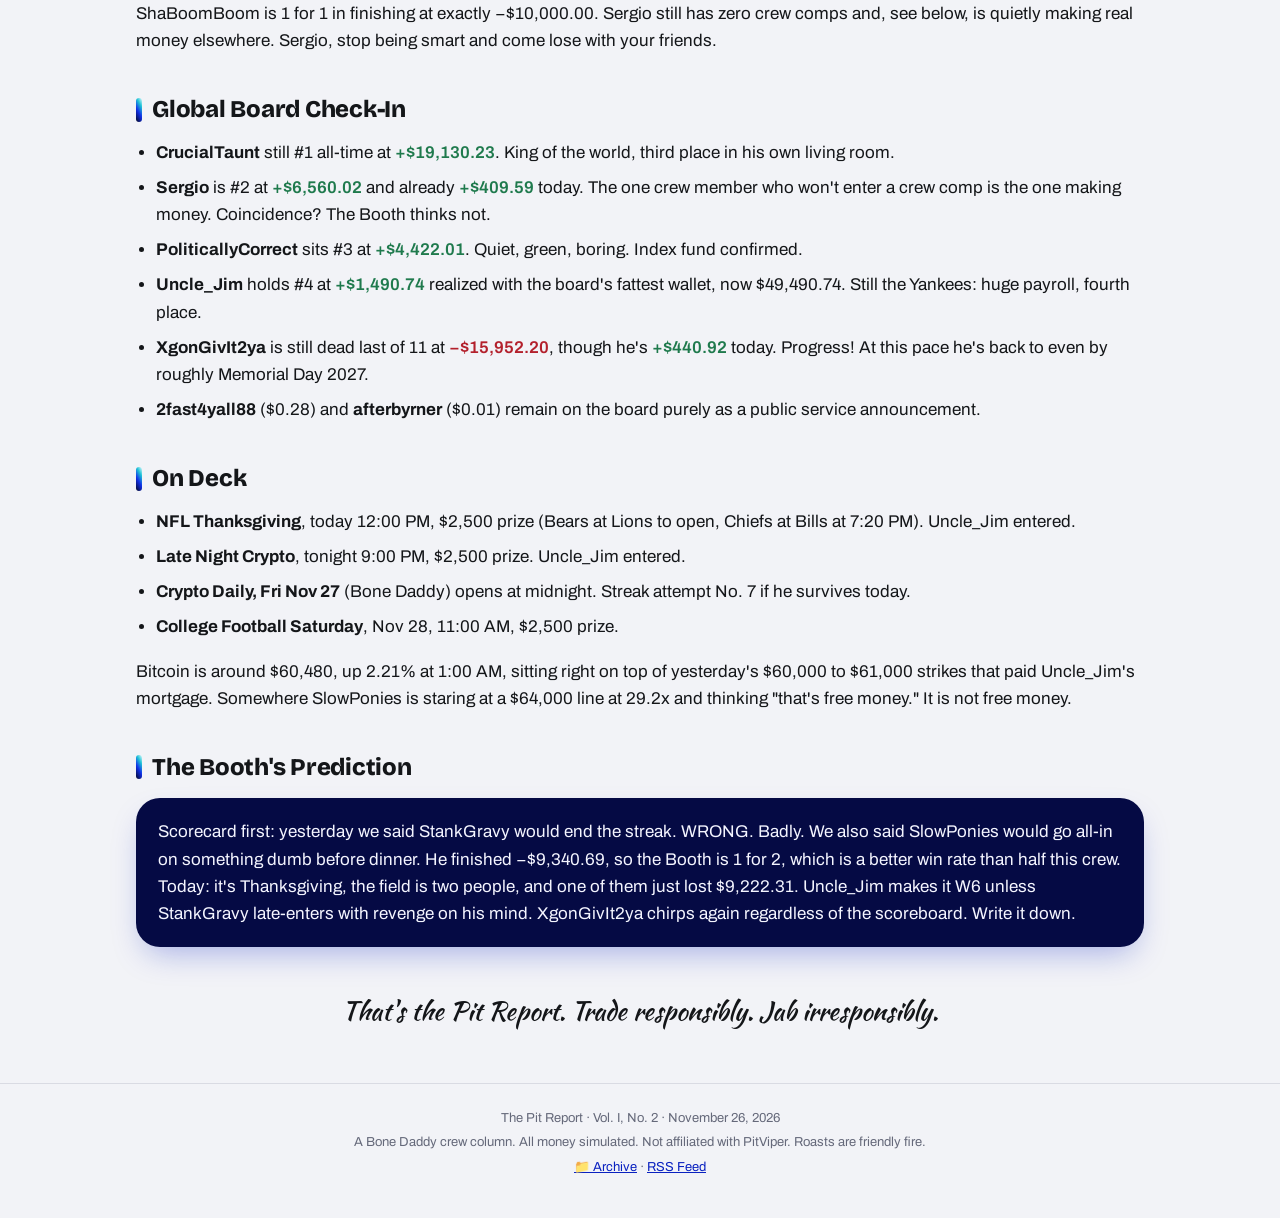
<file: 2026-11-26.html>
<!DOCTYPE html>
<html lang="en">
<head>
  <meta charset="UTF-8">
  <meta name="viewport" content="width=device-width, initial-scale=1.0">
  <title>The Pit Report · No. 2 · November 26, 2026</title>
  <meta name="description" content="Uncle_Jim wakes up from his cash nap, drops +$10,964.94 and carves StankGravy for Thanksgiving. Streak hits W5.">
  <meta name="theme-color" content="#f2f3f7">
  <link rel="preconnect" href="https://fonts.googleapis.com">
  <link rel="preconnect" href="https://fonts.gstatic.com" crossorigin>
  <link href="https://fonts.googleapis.com/css2?family=Bricolage+Grotesque:opsz,wght@12..96,500..800&family=Archivo:wght@400;500;600;700&family=IBM+Plex+Mono:wght@400;500;600&family=Kaushan+Script&display=swap" rel="stylesheet">
  <link rel="stylesheet" href="style.css">
  <link rel="alternate" type="application/rss+xml" title="The Pit Report RSS Feed" href="feed.xml">
</head>
<body>

<nav class="edition-nav">
  <a href="2026-11-25.html">← Nov 25</a>
  <span class="nav-right">
    <a href="archive.html" class="nav-archive">📁 Archive</a>
    <a href="2026-11-27.html">Nov 27 →</a>
    <button class="mode-toggle" id="modeToggle" aria-label="Toggle light and dark mode">🌙</button>
  </span>
</nav>

<div class="ticker-wrap" aria-hidden="true">
  <div class="ticker-track">
    <span>UNCLE_JIM WINS WED +$10,964.94</span><span class="ticker-dot">◆</span>
    <span>STREAK NOW W5</span><span class="ticker-dot">◆</span>
    <span>STANKGRAVY +$6,473.09, SETTLES FOR SILVER</span><span class="ticker-dot">◆</span>
    <span>SLOWPONIES +$1,327.88 TO −$9,340.69</span><span class="ticker-dot">◆</span>
    <span>XGONGIVIT2YA −$9,222.31, STILL JABBING</span><span class="ticker-dot">◆</span>
    <span>BTC ~$60,480 (+2.21%)</span><span class="ticker-dot">◆</span>
    <span>THU CRYPTO DAILY: 2 ENTRANTS</span><span class="ticker-dot">◆</span>
    <span>NFL THANKSGIVING 12:00 PM · $2,500</span><span class="ticker-dot">◆</span>
    <span>UNCLE_JIM WINS WED +$10,964.94</span><span class="ticker-dot">◆</span>
    <span>STREAK NOW W5</span><span class="ticker-dot">◆</span>
    <span>STANKGRAVY +$6,473.09, SETTLES FOR SILVER</span><span class="ticker-dot">◆</span>
    <span>SLOWPONIES +$1,327.88 TO −$9,340.69</span><span class="ticker-dot">◆</span>
    <span>XGONGIVIT2YA −$9,222.31, STILL JABBING</span><span class="ticker-dot">◆</span>
    <span>BTC ~$60,480 (+2.21%)</span><span class="ticker-dot">◆</span>
    <span>THU CRYPTO DAILY: 2 ENTRANTS</span><span class="ticker-dot">◆</span>
    <span>NFL THANKSGIVING 12:00 PM · $2,500</span><span class="ticker-dot">◆</span>
  </div>
</div>

<header class="masthead">
  <div class="masthead-vol">Vol. I · No. 2 · Est. November 2026 · Bone Daddy Crew</div>
  <h1 class="masthead-title">The Pit Report</h1>
  <div>
    <span class="masthead-diamond">◆</span>
    <span class="masthead-tagline">Thanksgiving Edition: everybody got stuffed, and it wasn't the turkey.</span>
    <span class="masthead-diamond">◆</span>
  </div>
  <hr class="masthead-rule">
  <div class="masthead-dateline">From the PitViper Trenches · Thursday, November 26, 2026</div>
  <div class="masthead-url">unclejim7.github.io/The-Pit-Report</div>
</header>

<div class="scoreboard">
  <div class="scoreboard-inner">
    <div class="sb-item">
      <div class="sb-label">Yesterday's Winner</div>
      <div class="sb-value">Uncle_Jim</div>
      <div class="sb-sub">+$10,964.94 final</div>
    </div>
    <div class="sb-item">
      <div class="sb-label">Active Streak</div>
      <div class="sb-value">Uncle_Jim W5</div>
      <div class="sb-sub">Nov 21 to 25</div>
    </div>
    <div class="sb-item">
      <div class="sb-label">Crew Comps Finished</div>
      <div class="sb-value">29</div>
      <div class="sb-sub">Bone Daddy all-time</div>
    </div>
    <div class="sb-item">
      <div class="sb-label">Bitcoin</div>
      <div class="sb-value">~$60,480</div>
      <div class="sb-sub chg-up">+2.21% · 1:00 AM</div>
    </div>
  </div>
</div>

<div class="pit-body">

  <section class="lead-story">
    <div class="lead-kicker">Headline · Crypto Daily, Wed Nov 25 · Final</div>
    <h2 class="lead-headline">The Accountant Woke Up From His Nap and Carved the Whole Crew Like a Thanksgiving Turkey</h2>
    <div class="lead-body">
      <p>Yesterday at 11:12 AM this column said Uncle_Jim was "sitting in cash, doing absolutely nothing" while a rookie lapped him. We called it a nap. Turns out it was a CPA waiting for the books to close. From that snapshot to the midnight bell, Uncle_Jim put up another <strong class="chg-up">+$9,680.55</strong> and finished at <strong class="chg-up">+$10,964.94</strong>, the biggest winning number in Bone Daddy Crypto Daily history (sorry, his own +$10,192.74 from Nov 13). He finished 100% cash, zero open positions, books reconciled to the penny. Disgusting. Audited. Clean.</p>
      <p>The kill shot? A $1,000 ticket on Bitcoin above $61,000 at 11:28 PM that came back $2,169.06. Thirty-two minutes before the bell. That's not trading, that's filing your extension at 11:59 and getting a refund.</p>
      <p>StankGravy did NOTHING wrong. He actually GREW his lead number to <strong class="chg-up">+$6,473.09</strong>. He just ran into a man with a calculator and a grudge, and lost by <strong>$4,491.85</strong>. Welcome to the crew, kid. That's the hazing.</p>
    </div>
  </section>

  <h3 class="section-head">Yesterday's Final: Crypto Daily, Wed Nov 25</h3>
  <p class="section-sub">Finalized at midnight. Six entered. Two made money. Three got turned into gravy.</p>
  <div class="table-wrap">
    <table class="pit-table">
      <thead><tr><th>#</th><th>Trader</th><th>Equity</th><th>P&amp;L</th><th>Booth says</th></tr></thead>
      <tbody>
        <tr class="leader"><td class="rank">1</td><td class="who">Uncle_Jim</td><td class="num">$20,964.94</td><td class="num chg-up">+$10,964.94</td><td class="booth">More than DOUBLED his stack and went to bed all cash. The only man in this crew who closes out his positions like they're quarter-end accruals.</td></tr>
        <tr><td class="rank">2</td><td class="who">StankGravy</td><td class="num">$16,473.09</td><td class="num chg-up">+$6,473.09</td><td class="booth">Led for most of the day, finished with $11,414.13 still riding in open positions. Brought a casserole to the potluck, watched someone else get the credit.</td></tr>
        <tr><td class="rank">3</td><td class="who">CrucialTaunt</td><td class="num">$9,425.97</td><td class="num chg-dn">−$574.03</td><td class="booth">Was +$273.68 at lunch. Turned it into a loss with $2.29 in positions at the finish. Two dollars and twenty-nine cents. That's not a position, that's a vending machine refund.</td></tr>
        <tr><td class="rank">4</td><td class="who">XgonGivIt2ya</td><td class="num">$777.69</td><td class="num chg-dn">−$9,222.31</td><td class="booth">Didn't show up by lunch, then showed up and lit $9,222 on fire. Should've stayed home. Like we said yesterday, possibly in hiding. Should've KEPT hiding.</td></tr>
        <tr><td class="rank">5</td><td class="who">SlowPonies</td><td class="num">$659.31</td><td class="num chg-dn">−$9,340.69</td><td class="booth">Was +$1,327.88 at 11:12 AM. Finished −$9,340.69. A $10,668.57 round trip in one afternoon. The steamroller came back for its pennies.</td></tr>
        <tr class="wiped"><td class="rank">6</td><td class="who">ShaBoomBoom</td><td class="num">$0.00</td><td class="num chg-dn">−$10,000.00</td><td class="booth">Zero at lunch, zero at midnight. Most consistent trader in the crew. A flatline is technically a trend.</td></tr>
      </tbody>
    </table>
  </div>

  <h3 class="section-head">Today's Live Standings: Crypto Daily, Thu Nov 26</h3>
  <p class="section-sub">Valued 1:00 AM, one hour after the bell. Late entry allowed until midnight. The rest of the crew is asleep, eating, or ashamed.</p>
  <div class="table-wrap">
    <table class="pit-table">
      <thead><tr><th>#</th><th>Trader</th><th>Equity</th><th>P&amp;L</th><th>Booth says</th></tr></thead>
      <tbody>
        <tr class="leader"><td class="rank">1</td><td class="who">Uncle_Jim</td><td class="num">$10,000.00</td><td class="num">$0.00</td><td class="booth">"Leading" on alphabetical order and reputation. Nothing open. The nap has resumed. We are NOT falling for it twice.</td></tr>
        <tr><td class="rank">2</td><td class="who">XgonGivIt2ya</td><td class="num">$10,000.00</td><td class="num">$0.00</td><td class="booth">Fresh $10K after losing $9,222.31 yesterday. Somebody check his hands. They're already reaching for the 93.5x button.</td></tr>
      </tbody>
    </table>
  </div>
  <p>That's it. Two men. StankGravy, SlowPonies, CrucialTaunt: the late-entry door is open until midnight. ShaBoomBoom, you'd need money first.</p>

  <h3 class="section-head">Streak Watch: The Turkey Survived</h3>
  <article class="story-card gold">
    <h4 class="card-head">Uncle_Jim, W5, Unkillable</h4>
    <p>Five straight Crypto Dailies (Nov 21 to 25), seven of the last eight, and 12 wins in 20 crew comps. Every single one of those 12 is a Crypto Daily. The man is a one-trick pony and the trick is printing money on Bitcoin while everyone else prints losses. His crew comp profit flipped from −$2,614.46 to <span class="chg-up">+$8,350.48</span> in ONE day. That's not a comeback, that's a restatement of earnings.</p>
  </article>
  <article class="story-card hot">
    <h4 class="card-head">The Jab War: Receipts Are In</h4>
    <p>Yesterday Uncle_Jim was trash-talking from third place and we called it bold and stupid. Today it's just bold. He stapled "Uncle_Jim you like that" to a <span class="chg-up">+$3,705.29</span> winner and sent it to CrucialTaunt, then hit XgonGivIt2ya with "Catch me if you can." on a <span class="chg-up">+$3,326.36</span> ticket. Same line to StankGravy. A man who recycles his trash talk like it's a depreciation schedule. Straight line, every period.</p>
    <p>And XgonGivIt2ya? He chirped Uncle_Jim "Look over your shoulder." on a <strong>+$105.37</strong> win while finishing <span class="chg-dn">−$9,222.31</span>. Brother, Uncle_Jim DID look over his shoulder. He saw you in fourth place, holding a box of matches.</p>
  </article>
  <blockquote class="pull-quote">
    "Look over your shoulder."
    <cite>XgonGivIt2ya, on a $105.37 win, from 4th place, down $9,222.31</cite>
  </blockquote>

  <h3 class="section-head">Crew Hall of Fame (and Mostly Shame)</h3>
  <p class="section-sub">Bone Daddy all-time record, 29 comps finished. One member is in the black by a lot. Guess who.</p>
  <div class="table-wrap">
    <table class="pit-table">
      <thead><tr><th>Member</th><th>Entered</th><th>Won</th><th>Comp profit</th><th>Scouting report</th></tr></thead>
      <tbody>
        <tr class="leader"><td class="who">Uncle_Jim</td><td class="num">20</td><td class="num">12</td><td class="num chg-up">+$8,350.48</td><td class="booth">Went from red to +$8,350.48 overnight. 60% win rate. The two $9,500 torchings from Nov 14 and 17 are still in the ledger, but now they're footnotes.</td></tr>
        <tr><td class="who">StankGravy</td><td class="num">1</td><td class="num">0</td><td class="num chg-up">+$6,473.09</td><td class="booth">One comp, one silver, already #2 in crew comp profit. Best debut in crew history and he's mad about it. Good. Stay mad.</td></tr>
        <tr><td class="who">PoliticallyCorrect</td><td class="num">5</td><td class="num">0</td><td class="num chg-up">+$2,187.50</td><td class="booth">Still the human index fund. Didn't play yesterday, so he didn't lose. Galaxy brain.</td></tr>
        <tr><td class="who">CrucialTaunt</td><td class="num">24</td><td class="num">3</td><td class="num chg-dn">−$1,532.38</td><td class="booth">Lost another $574.03 and somehow is still the fourth-best comp record. That's how bad the bottom is.</td></tr>
        <tr><td class="who">nagurski</td><td class="num">10</td><td class="num">0</td><td class="num chg-dn">−$8,919.62</td><td class="booth">Skipped yesterday. Best decision he's made in a crew comp all month.</td></tr>
        <tr><td class="who">XgonGivIt2ya</td><td class="num">27</td><td class="num">9</td><td class="num chg-dn">−$40,965.48</td><td class="booth">Crossed −$40K. The founder's crew comp losses now have their own ZIP code.</td></tr>
        <tr class="wiped"><td class="who">SlowPonies</td><td class="num">25</td><td class="num">5</td><td class="num chg-dn">−$65,754.87</td><td class="booth">Sixty-five THOUSAND. Yesterday we said Honda Civic. Upgrade: he now lives in the Civic's trunk.</td></tr>
      </tbody>
    </table>
  </div>
  <p>ShaBoomBoom is 1 for 1 in finishing at exactly −$10,000.00. Sergio still has zero crew comps and, see below, is quietly making real money elsewhere. Sergio, stop being smart and come lose with your friends.</p>

  <h3 class="section-head">Global Board Check-In</h3>
  <ul class="pit-list">
    <li><strong>CrucialTaunt</strong> still #1 all-time at <span class="chg-up">+$19,130.23</span>. King of the world, third place in his own living room.</li>
    <li><strong>Sergio</strong> is #2 at <span class="chg-up">+$6,560.02</span> and already <span class="chg-up">+$409.59</span> today. The one crew member who won't enter a crew comp is the one making money. Coincidence? The Booth thinks not.</li>
    <li><strong>PoliticallyCorrect</strong> sits #3 at <span class="chg-up">+$4,422.01</span>. Quiet, green, boring. Index fund confirmed.</li>
    <li><strong>Uncle_Jim</strong> holds #4 at <span class="chg-up">+$1,490.74</span> realized with the board's fattest wallet, now $49,490.74. Still the Yankees: huge payroll, fourth place.</li>
    <li><strong>XgonGivIt2ya</strong> is still dead last of 11 at <span class="chg-dn">−$15,952.20</span>, though he's <span class="chg-up">+$440.92</span> today. Progress! At this pace he's back to even by roughly Memorial Day 2027.</li>
    <li><strong>2fast4yall88</strong> ($0.28) and <strong>afterbyrner</strong> ($0.01) remain on the board purely as a public service announcement.</li>
  </ul>

  <h3 class="section-head">On Deck</h3>
  <ul class="pit-list">
    <li><strong>NFL Thanksgiving</strong>, today 12:00 PM, $2,500 prize (Bears at Lions to open, Chiefs at Bills at 7:20 PM). Uncle_Jim entered.</li>
    <li><strong>Late Night Crypto</strong>, tonight 9:00 PM, $2,500 prize. Uncle_Jim entered.</li>
    <li><strong>Crypto Daily, Fri Nov 27</strong> (Bone Daddy) opens at midnight. Streak attempt No. 7 if he survives today.</li>
    <li><strong>College Football Saturday</strong>, Nov 28, 11:00 AM, $2,500 prize.</li>
  </ul>
  <p>Bitcoin is around $60,480, up 2.21% at 1:00 AM, sitting right on top of yesterday's $60,000 to $61,000 strikes that paid Uncle_Jim's mortgage. Somewhere SlowPonies is staring at a $64,000 line at 29.2x and thinking "that's free money." It is not free money.</p>

  <h3 class="section-head">The Booth's Prediction</h3>
  <div class="prediction">
    <p>Scorecard first: yesterday we said StankGravy would end the streak. WRONG. Badly. We also said SlowPonies would go all-in on something dumb before dinner. He finished −$9,340.69, so the Booth is 1 for 2, which is a better win rate than half this crew. Today: it's Thanksgiving, the field is two people, and one of them just lost $9,222.31. Uncle_Jim makes it W6 unless StankGravy late-enters with revenge on his mind. XgonGivIt2ya chirps again regardless of the scoreboard. Write it down.</p>
  </div>

  <div class="sign-off">That's the Pit Report. Trade responsibly. Jab irresponsibly.</div>

</div>

<footer class="page-footer">
  <p>The Pit Report · Vol. I, No. 2 · November 26, 2026</p>
  <p>A Bone Daddy crew column. All money simulated. Not affiliated with PitViper. Roasts are friendly fire.</p>
  <p><a href="archive.html">📁 Archive</a> · <a href="feed.xml">RSS Feed</a></p>
</footer>

<script>
  (function () {
    var btn = document.getElementById('modeToggle');
    function apply(dark) {
      document.body.classList.toggle('dark-mode', dark);
      btn.textContent = dark ? '☀️' : '🌙';
    }
    var saved = null;
    try { saved = localStorage.getItem('pit-theme'); } catch (e) {}
    apply(saved === 'dark');
    btn.addEventListener('click', function () {
      var dark = !document.body.classList.contains('dark-mode');
      apply(dark);
      try { localStorage.setItem('pit-theme', dark ? 'dark' : 'light'); } catch (e) {}
    });
  })();
</script>
</body>
</html>
</file>
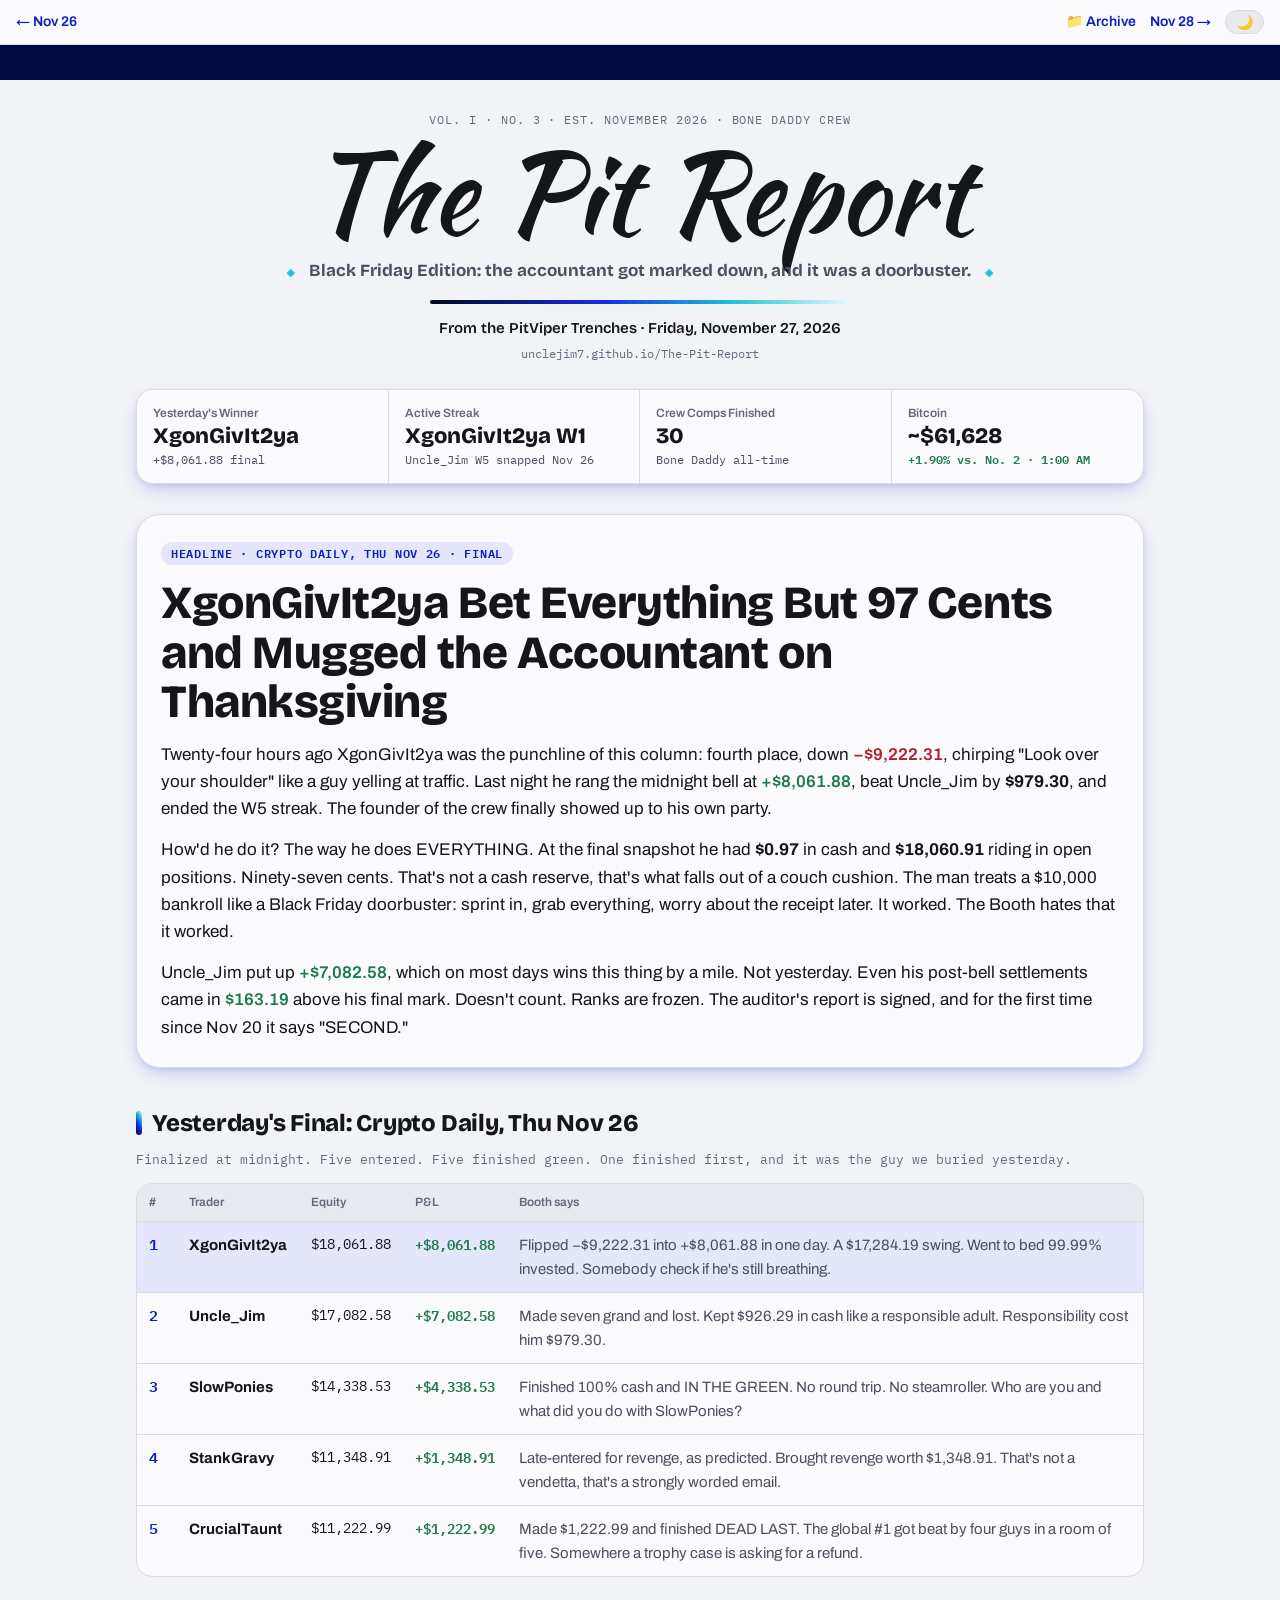
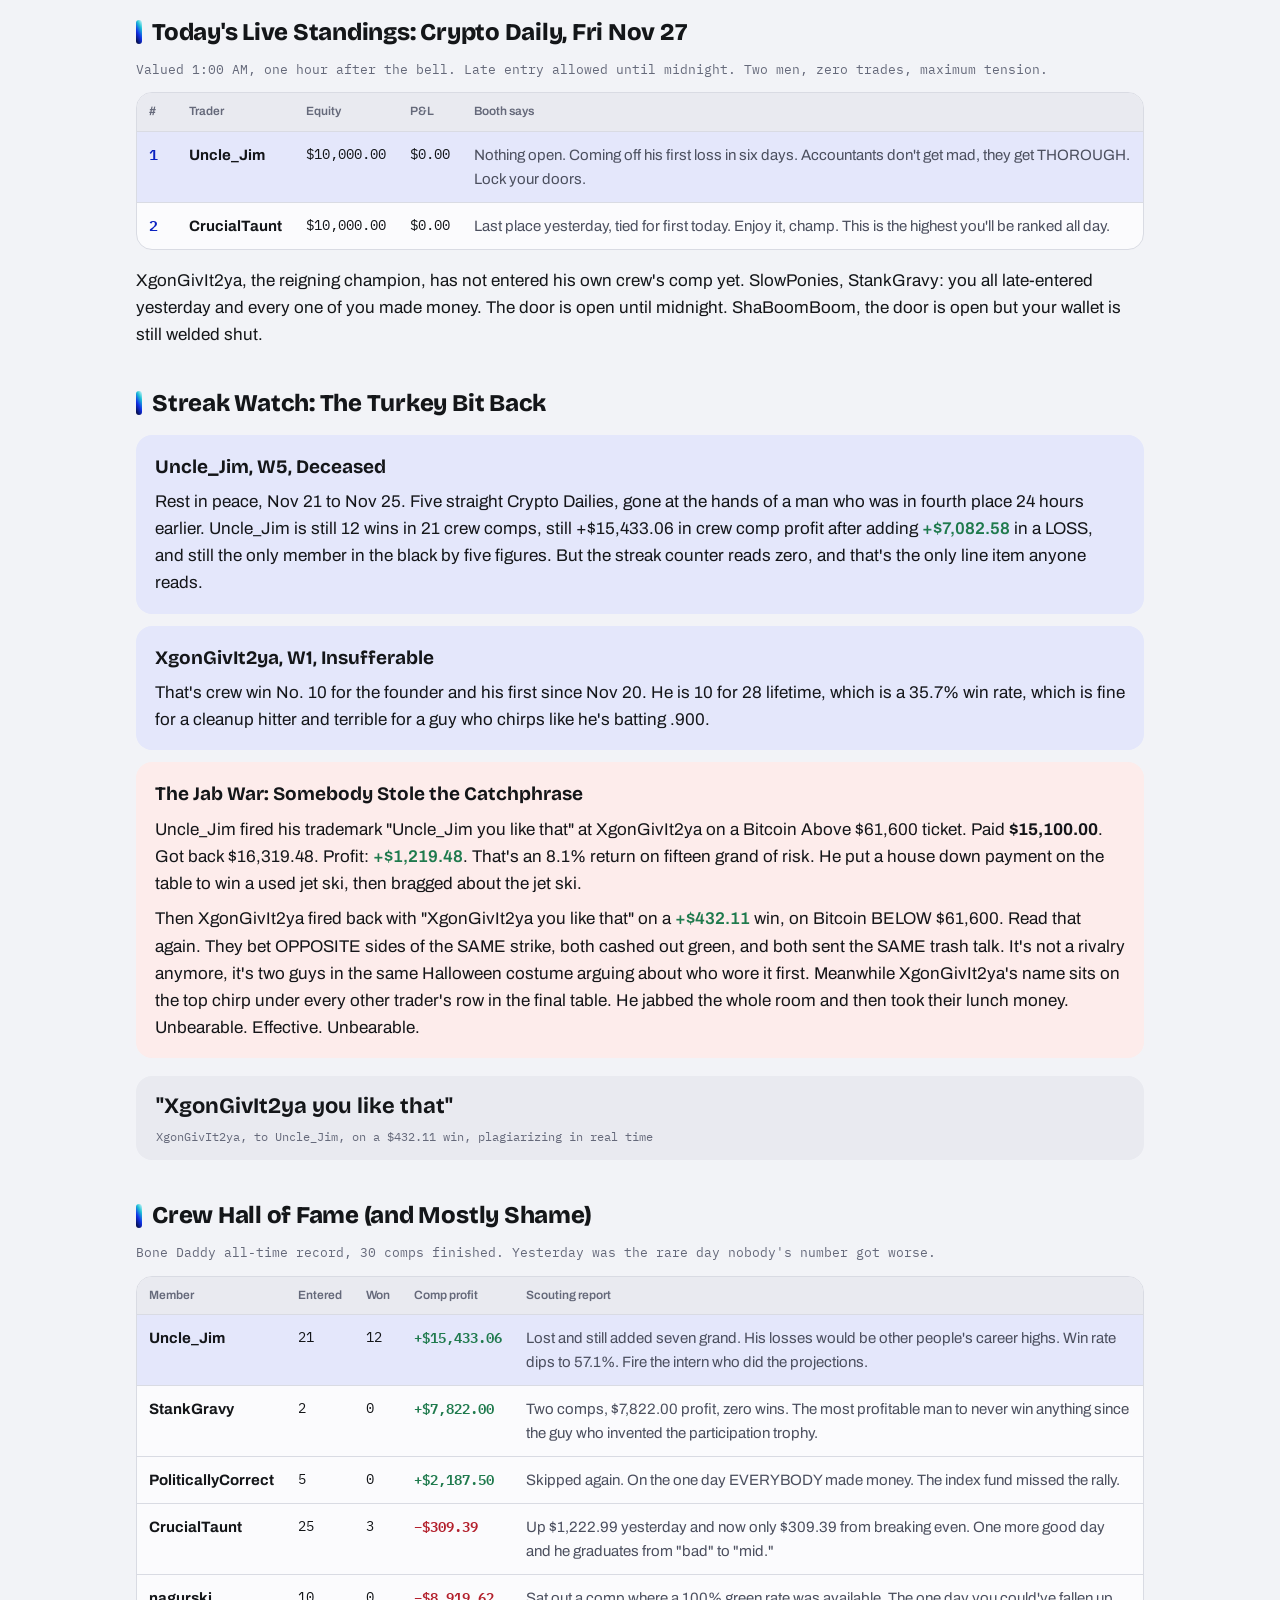
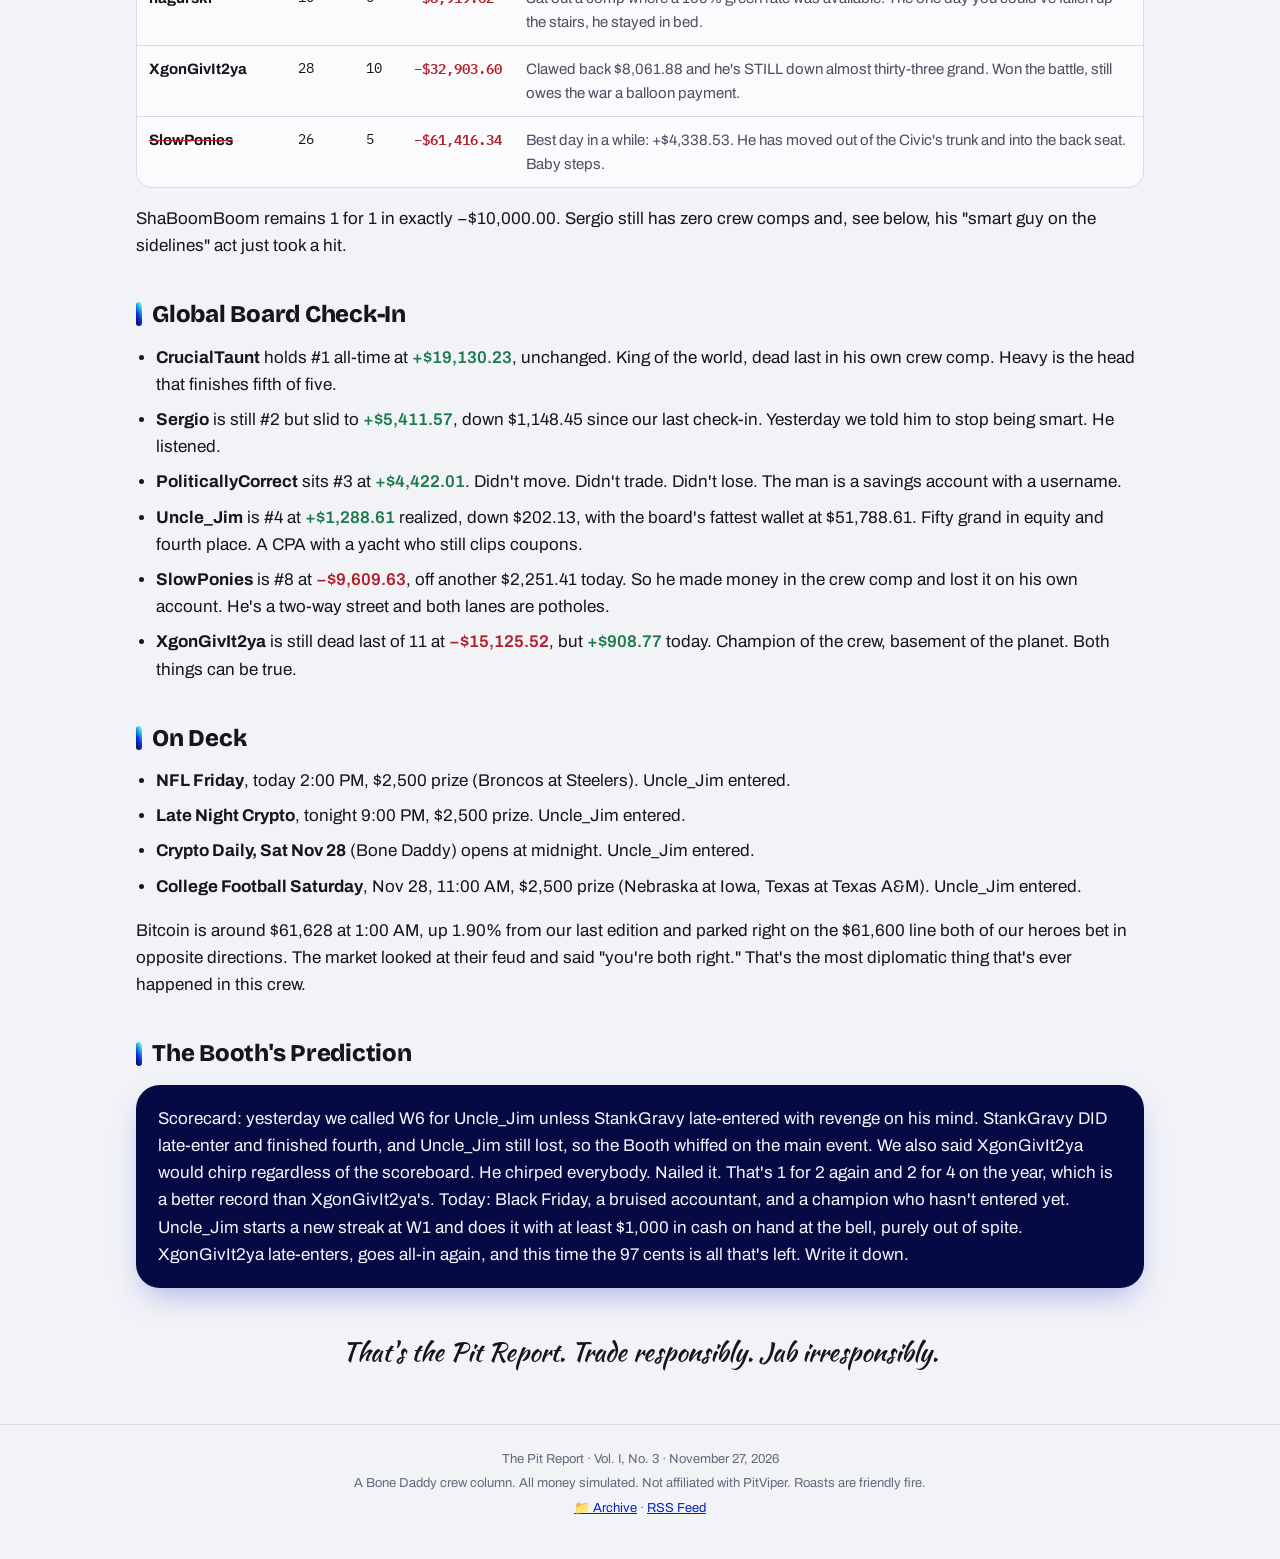
<file: 2026-11-27.html>
<!DOCTYPE html>
<html lang="en">
<head>
  <meta charset="UTF-8">
  <meta name="viewport" content="width=device-width, initial-scale=1.0">
  <title>The Pit Report · No. 3 · November 27, 2026</title>
  <meta name="description" content="XgonGivIt2ya goes all-in down to his last 97 cents, beats Uncle_Jim by $979.30 and kills the W5 streak. Everybody finished green and somehow it still hurts.">
  <meta name="theme-color" content="#f2f3f7">
  <link rel="preconnect" href="https://fonts.googleapis.com">
  <link rel="preconnect" href="https://fonts.gstatic.com" crossorigin>
  <link href="https://fonts.googleapis.com/css2?family=Bricolage+Grotesque:opsz,wght@12..96,500..800&family=Archivo:wght@400;500;600;700&family=IBM+Plex+Mono:wght@400;500;600&family=Kaushan+Script&display=swap" rel="stylesheet">
  <link rel="stylesheet" href="style.css">
  <link rel="alternate" type="application/rss+xml" title="The Pit Report RSS Feed" href="feed.xml">
</head>
<body>

<nav class="edition-nav">
  <a href="2026-11-26.html">← Nov 26</a>
  <span class="nav-right">
    <a href="archive.html" class="nav-archive">📁 Archive</a>
    <a href="2026-11-28.html">Nov 28 →</a>
    <button class="mode-toggle" id="modeToggle" aria-label="Toggle light and dark mode">🌙</button>
  </span>
</nav>

<div class="ticker-wrap" aria-hidden="true">
  <div class="ticker-track">
    <span>XGONGIVIT2YA WINS THU +$8,061.88</span><span class="ticker-dot">◆</span>
    <span>UNCLE_JIM STREAK DEAD AT W5</span><span class="ticker-dot">◆</span>
    <span>MARGIN: $979.30</span><span class="ticker-dot">◆</span>
    <span>XGON CASH AT THE BELL: $0.97</span><span class="ticker-dot">◆</span>
    <span>ALL 5 ENTRANTS FINISH GREEN</span><span class="ticker-dot">◆</span>
    <span>UNCLE_JIM CREW PROFIT +$15,433.06</span><span class="ticker-dot">◆</span>
    <span>BTC ~$61,628 (+1.90%)</span><span class="ticker-dot">◆</span>
    <span>FRI CRYPTO DAILY: 2 ENTRANTS</span><span class="ticker-dot">◆</span>
    <span>NFL FRIDAY 2:00 PM · $2,500</span><span class="ticker-dot">◆</span>
    <span>XGONGIVIT2YA WINS THU +$8,061.88</span><span class="ticker-dot">◆</span>
    <span>UNCLE_JIM STREAK DEAD AT W5</span><span class="ticker-dot">◆</span>
    <span>MARGIN: $979.30</span><span class="ticker-dot">◆</span>
    <span>XGON CASH AT THE BELL: $0.97</span><span class="ticker-dot">◆</span>
    <span>ALL 5 ENTRANTS FINISH GREEN</span><span class="ticker-dot">◆</span>
    <span>UNCLE_JIM CREW PROFIT +$15,433.06</span><span class="ticker-dot">◆</span>
    <span>BTC ~$61,628 (+1.90%)</span><span class="ticker-dot">◆</span>
    <span>FRI CRYPTO DAILY: 2 ENTRANTS</span><span class="ticker-dot">◆</span>
    <span>NFL FRIDAY 2:00 PM · $2,500</span><span class="ticker-dot">◆</span>
  </div>
</div>

<header class="masthead">
  <div class="masthead-vol">Vol. I · No. 3 · Est. November 2026 · Bone Daddy Crew</div>
  <h1 class="masthead-title">The Pit Report</h1>
  <div>
    <span class="masthead-diamond">◆</span>
    <span class="masthead-tagline">Black Friday Edition: the accountant got marked down, and it was a doorbuster.</span>
    <span class="masthead-diamond">◆</span>
  </div>
  <hr class="masthead-rule">
  <div class="masthead-dateline">From the PitViper Trenches · Friday, November 27, 2026</div>
  <div class="masthead-url">unclejim7.github.io/The-Pit-Report</div>
</header>

<div class="scoreboard">
  <div class="scoreboard-inner">
    <div class="sb-item">
      <div class="sb-label">Yesterday's Winner</div>
      <div class="sb-value">XgonGivIt2ya</div>
      <div class="sb-sub">+$8,061.88 final</div>
    </div>
    <div class="sb-item">
      <div class="sb-label">Active Streak</div>
      <div class="sb-value">XgonGivIt2ya W1</div>
      <div class="sb-sub">Uncle_Jim W5 snapped Nov 26</div>
    </div>
    <div class="sb-item">
      <div class="sb-label">Crew Comps Finished</div>
      <div class="sb-value">30</div>
      <div class="sb-sub">Bone Daddy all-time</div>
    </div>
    <div class="sb-item">
      <div class="sb-label">Bitcoin</div>
      <div class="sb-value">~$61,628</div>
      <div class="sb-sub chg-up">+1.90% vs. No. 2 · 1:00 AM</div>
    </div>
  </div>
</div>

<div class="pit-body">

  <section class="lead-story">
    <div class="lead-kicker">Headline · Crypto Daily, Thu Nov 26 · Final</div>
    <h2 class="lead-headline">XgonGivIt2ya Bet Everything But 97 Cents and Mugged the Accountant on Thanksgiving</h2>
    <div class="lead-body">
      <p>Twenty-four hours ago XgonGivIt2ya was the punchline of this column: fourth place, down <span class="chg-dn">−$9,222.31</span>, chirping "Look over your shoulder" like a guy yelling at traffic. Last night he rang the midnight bell at <strong class="chg-up">+$8,061.88</strong>, beat Uncle_Jim by <strong>$979.30</strong>, and ended the W5 streak. The founder of the crew finally showed up to his own party.</p>
      <p>How'd he do it? The way he does EVERYTHING. At the final snapshot he had <strong>$0.97</strong> in cash and <strong>$18,060.91</strong> riding in open positions. Ninety-seven cents. That's not a cash reserve, that's what falls out of a couch cushion. The man treats a $10,000 bankroll like a Black Friday doorbuster: sprint in, grab everything, worry about the receipt later. It worked. The Booth hates that it worked.</p>
      <p>Uncle_Jim put up <strong class="chg-up">+$7,082.58</strong>, which on most days wins this thing by a mile. Not yesterday. Even his post-bell settlements came in <span class="chg-up">$163.19</span> above his final mark. Doesn't count. Ranks are frozen. The auditor's report is signed, and for the first time since Nov 20 it says "SECOND."</p>
    </div>
  </section>

  <h3 class="section-head">Yesterday's Final: Crypto Daily, Thu Nov 26</h3>
  <p class="section-sub">Finalized at midnight. Five entered. Five finished green. One finished first, and it was the guy we buried yesterday.</p>
  <div class="table-wrap">
    <table class="pit-table">
      <thead><tr><th>#</th><th>Trader</th><th>Equity</th><th>P&amp;L</th><th>Booth says</th></tr></thead>
      <tbody>
        <tr class="leader"><td class="rank">1</td><td class="who">XgonGivIt2ya</td><td class="num">$18,061.88</td><td class="num chg-up">+$8,061.88</td><td class="booth">Flipped −$9,222.31 into +$8,061.88 in one day. A $17,284.19 swing. Went to bed 99.99% invested. Somebody check if he's still breathing.</td></tr>
        <tr><td class="rank">2</td><td class="who">Uncle_Jim</td><td class="num">$17,082.58</td><td class="num chg-up">+$7,082.58</td><td class="booth">Made seven grand and lost. Kept $926.29 in cash like a responsible adult. Responsibility cost him $979.30.</td></tr>
        <tr><td class="rank">3</td><td class="who">SlowPonies</td><td class="num">$14,338.53</td><td class="num chg-up">+$4,338.53</td><td class="booth">Finished 100% cash and IN THE GREEN. No round trip. No steamroller. Who are you and what did you do with SlowPonies?</td></tr>
        <tr><td class="rank">4</td><td class="who">StankGravy</td><td class="num">$11,348.91</td><td class="num chg-up">+$1,348.91</td><td class="booth">Late-entered for revenge, as predicted. Brought revenge worth $1,348.91. That's not a vendetta, that's a strongly worded email.</td></tr>
        <tr><td class="rank">5</td><td class="who">CrucialTaunt</td><td class="num">$11,222.99</td><td class="num chg-up">+$1,222.99</td><td class="booth">Made $1,222.99 and finished DEAD LAST. The global #1 got beat by four guys in a room of five. Somewhere a trophy case is asking for a refund.</td></tr>
      </tbody>
    </table>
  </div>

  <h3 class="section-head">Today's Live Standings: Crypto Daily, Fri Nov 27</h3>
  <p class="section-sub">Valued 1:00 AM, one hour after the bell. Late entry allowed until midnight. Two men, zero trades, maximum tension.</p>
  <div class="table-wrap">
    <table class="pit-table">
      <thead><tr><th>#</th><th>Trader</th><th>Equity</th><th>P&amp;L</th><th>Booth says</th></tr></thead>
      <tbody>
        <tr class="leader"><td class="rank">1</td><td class="who">Uncle_Jim</td><td class="num">$10,000.00</td><td class="num">$0.00</td><td class="booth">Nothing open. Coming off his first loss in six days. Accountants don't get mad, they get THOROUGH. Lock your doors.</td></tr>
        <tr><td class="rank">2</td><td class="who">CrucialTaunt</td><td class="num">$10,000.00</td><td class="num">$0.00</td><td class="booth">Last place yesterday, tied for first today. Enjoy it, champ. This is the highest you'll be ranked all day.</td></tr>
      </tbody>
    </table>
  </div>
  <p>XgonGivIt2ya, the reigning champion, has not entered his own crew's comp yet. SlowPonies, StankGravy: you all late-entered yesterday and every one of you made money. The door is open until midnight. ShaBoomBoom, the door is open but your wallet is still welded shut.</p>

  <h3 class="section-head">Streak Watch: The Turkey Bit Back</h3>
  <article class="story-card gold">
    <h4 class="card-head">Uncle_Jim, W5, Deceased</h4>
    <p>Rest in peace, Nov 21 to Nov 25. Five straight Crypto Dailies, gone at the hands of a man who was in fourth place 24 hours earlier. Uncle_Jim is still 12 wins in 21 crew comps, still +$15,433.06 in crew comp profit after adding <span class="chg-up">+$7,082.58</span> in a LOSS, and still the only member in the black by five figures. But the streak counter reads zero, and that's the only line item anyone reads.</p>
  </article>
  <article class="story-card gold">
    <h4 class="card-head">XgonGivIt2ya, W1, Insufferable</h4>
    <p>That's crew win No. 10 for the founder and his first since Nov 20. He is 10 for 28 lifetime, which is a 35.7% win rate, which is fine for a cleanup hitter and terrible for a guy who chirps like he's batting .900.</p>
  </article>
  <article class="story-card hot">
    <h4 class="card-head">The Jab War: Somebody Stole the Catchphrase</h4>
    <p>Uncle_Jim fired his trademark "Uncle_Jim you like that" at XgonGivIt2ya on a Bitcoin Above $61,600 ticket. Paid <strong>$15,100.00</strong>. Got back $16,319.48. Profit: <span class="chg-up">+$1,219.48</span>. That's an 8.1% return on fifteen grand of risk. He put a house down payment on the table to win a used jet ski, then bragged about the jet ski.</p>
    <p>Then XgonGivIt2ya fired back with "XgonGivIt2ya you like that" on a <span class="chg-up">+$432.11</span> win, on Bitcoin BELOW $61,600. Read that again. They bet OPPOSITE sides of the SAME strike, both cashed out green, and both sent the SAME trash talk. It's not a rivalry anymore, it's two guys in the same Halloween costume arguing about who wore it first. Meanwhile XgonGivIt2ya's name sits on the top chirp under every other trader's row in the final table. He jabbed the whole room and then took their lunch money. Unbearable. Effective. Unbearable.</p>
  </article>
  <blockquote class="pull-quote">
    "XgonGivIt2ya you like that"
    <cite>XgonGivIt2ya, to Uncle_Jim, on a $432.11 win, plagiarizing in real time</cite>
  </blockquote>

  <h3 class="section-head">Crew Hall of Fame (and Mostly Shame)</h3>
  <p class="section-sub">Bone Daddy all-time record, 30 comps finished. Yesterday was the rare day nobody's number got worse.</p>
  <div class="table-wrap">
    <table class="pit-table">
      <thead><tr><th>Member</th><th>Entered</th><th>Won</th><th>Comp profit</th><th>Scouting report</th></tr></thead>
      <tbody>
        <tr class="leader"><td class="who">Uncle_Jim</td><td class="num">21</td><td class="num">12</td><td class="num chg-up">+$15,433.06</td><td class="booth">Lost and still added seven grand. His losses would be other people's career highs. Win rate dips to 57.1%. Fire the intern who did the projections.</td></tr>
        <tr><td class="who">StankGravy</td><td class="num">2</td><td class="num">0</td><td class="num chg-up">+$7,822.00</td><td class="booth">Two comps, $7,822.00 profit, zero wins. The most profitable man to never win anything since the guy who invented the participation trophy.</td></tr>
        <tr><td class="who">PoliticallyCorrect</td><td class="num">5</td><td class="num">0</td><td class="num chg-up">+$2,187.50</td><td class="booth">Skipped again. On the one day EVERYBODY made money. The index fund missed the rally.</td></tr>
        <tr><td class="who">CrucialTaunt</td><td class="num">25</td><td class="num">3</td><td class="num chg-dn">−$309.39</td><td class="booth">Up $1,222.99 yesterday and now only $309.39 from breaking even. One more good day and he graduates from "bad" to "mid."</td></tr>
        <tr><td class="who">nagurski</td><td class="num">10</td><td class="num">0</td><td class="num chg-dn">−$8,919.62</td><td class="booth">Sat out a comp where a 100% green rate was available. The one day you could've fallen up the stairs, he stayed in bed.</td></tr>
        <tr><td class="who">XgonGivIt2ya</td><td class="num">28</td><td class="num">10</td><td class="num chg-dn">−$32,903.60</td><td class="booth">Clawed back $8,061.88 and he's STILL down almost thirty-three grand. Won the battle, still owes the war a balloon payment.</td></tr>
        <tr class="wiped"><td class="who">SlowPonies</td><td class="num">26</td><td class="num">5</td><td class="num chg-dn">−$61,416.34</td><td class="booth">Best day in a while: +$4,338.53. He has moved out of the Civic's trunk and into the back seat. Baby steps.</td></tr>
      </tbody>
    </table>
  </div>
  <p>ShaBoomBoom remains 1 for 1 in exactly −$10,000.00. Sergio still has zero crew comps and, see below, his "smart guy on the sidelines" act just took a hit.</p>

  <h3 class="section-head">Global Board Check-In</h3>
  <ul class="pit-list">
    <li><strong>CrucialTaunt</strong> holds #1 all-time at <span class="chg-up">+$19,130.23</span>, unchanged. King of the world, dead last in his own crew comp. Heavy is the head that finishes fifth of five.</li>
    <li><strong>Sergio</strong> is still #2 but slid to <span class="chg-up">+$5,411.57</span>, down $1,148.45 since our last check-in. Yesterday we told him to stop being smart. He listened.</li>
    <li><strong>PoliticallyCorrect</strong> sits #3 at <span class="chg-up">+$4,422.01</span>. Didn't move. Didn't trade. Didn't lose. The man is a savings account with a username.</li>
    <li><strong>Uncle_Jim</strong> is #4 at <span class="chg-up">+$1,288.61</span> realized, down $202.13, with the board's fattest wallet at $51,788.61. Fifty grand in equity and fourth place. A CPA with a yacht who still clips coupons.</li>
    <li><strong>SlowPonies</strong> is #8 at <span class="chg-dn">−$9,609.63</span>, off another $2,251.41 today. So he made money in the crew comp and lost it on his own account. He's a two-way street and both lanes are potholes.</li>
    <li><strong>XgonGivIt2ya</strong> is still dead last of 11 at <span class="chg-dn">−$15,125.52</span>, but <span class="chg-up">+$908.77</span> today. Champion of the crew, basement of the planet. Both things can be true.</li>
  </ul>

  <h3 class="section-head">On Deck</h3>
  <ul class="pit-list">
    <li><strong>NFL Friday</strong>, today 2:00 PM, $2,500 prize (Broncos at Steelers). Uncle_Jim entered.</li>
    <li><strong>Late Night Crypto</strong>, tonight 9:00 PM, $2,500 prize. Uncle_Jim entered.</li>
    <li><strong>Crypto Daily, Sat Nov 28</strong> (Bone Daddy) opens at midnight. Uncle_Jim entered.</li>
    <li><strong>College Football Saturday</strong>, Nov 28, 11:00 AM, $2,500 prize (Nebraska at Iowa, Texas at Texas A&amp;M). Uncle_Jim entered.</li>
  </ul>
  <p>Bitcoin is around $61,628 at 1:00 AM, up 1.90% from our last edition and parked right on the $61,600 line both of our heroes bet in opposite directions. The market looked at their feud and said "you're both right." That's the most diplomatic thing that's ever happened in this crew.</p>

  <h3 class="section-head">The Booth's Prediction</h3>
  <div class="prediction">
    <p>Scorecard: yesterday we called W6 for Uncle_Jim unless StankGravy late-entered with revenge on his mind. StankGravy DID late-enter and finished fourth, and Uncle_Jim still lost, so the Booth whiffed on the main event. We also said XgonGivIt2ya would chirp regardless of the scoreboard. He chirped everybody. Nailed it. That's 1 for 2 again and 2 for 4 on the year, which is a better record than XgonGivIt2ya's. Today: Black Friday, a bruised accountant, and a champion who hasn't entered yet. Uncle_Jim starts a new streak at W1 and does it with at least $1,000 in cash on hand at the bell, purely out of spite. XgonGivIt2ya late-enters, goes all-in again, and this time the 97 cents is all that's left. Write it down.</p>
  </div>

  <div class="sign-off">That's the Pit Report. Trade responsibly. Jab irresponsibly.</div>

</div>

<footer class="page-footer">
  <p>The Pit Report · Vol. I, No. 3 · November 27, 2026</p>
  <p>A Bone Daddy crew column. All money simulated. Not affiliated with PitViper. Roasts are friendly fire.</p>
  <p><a href="archive.html">📁 Archive</a> · <a href="feed.xml">RSS Feed</a></p>
</footer>

<script>
  (function () {
    var btn = document.getElementById('modeToggle');
    function apply(dark) {
      document.body.classList.toggle('dark-mode', dark);
      btn.textContent = dark ? '☀️' : '🌙';
    }
    var saved = null;
    try { saved = localStorage.getItem('pit-theme'); } catch (e) {}
    apply(saved === 'dark');
    btn.addEventListener('click', function () {
      var dark = !document.body.classList.contains('dark-mode');
      apply(dark);
      try { localStorage.setItem('pit-theme', dark ? 'dark' : 'light'); } catch (e) {}
    });
  })();
</script>
</body>
</html>
</file>
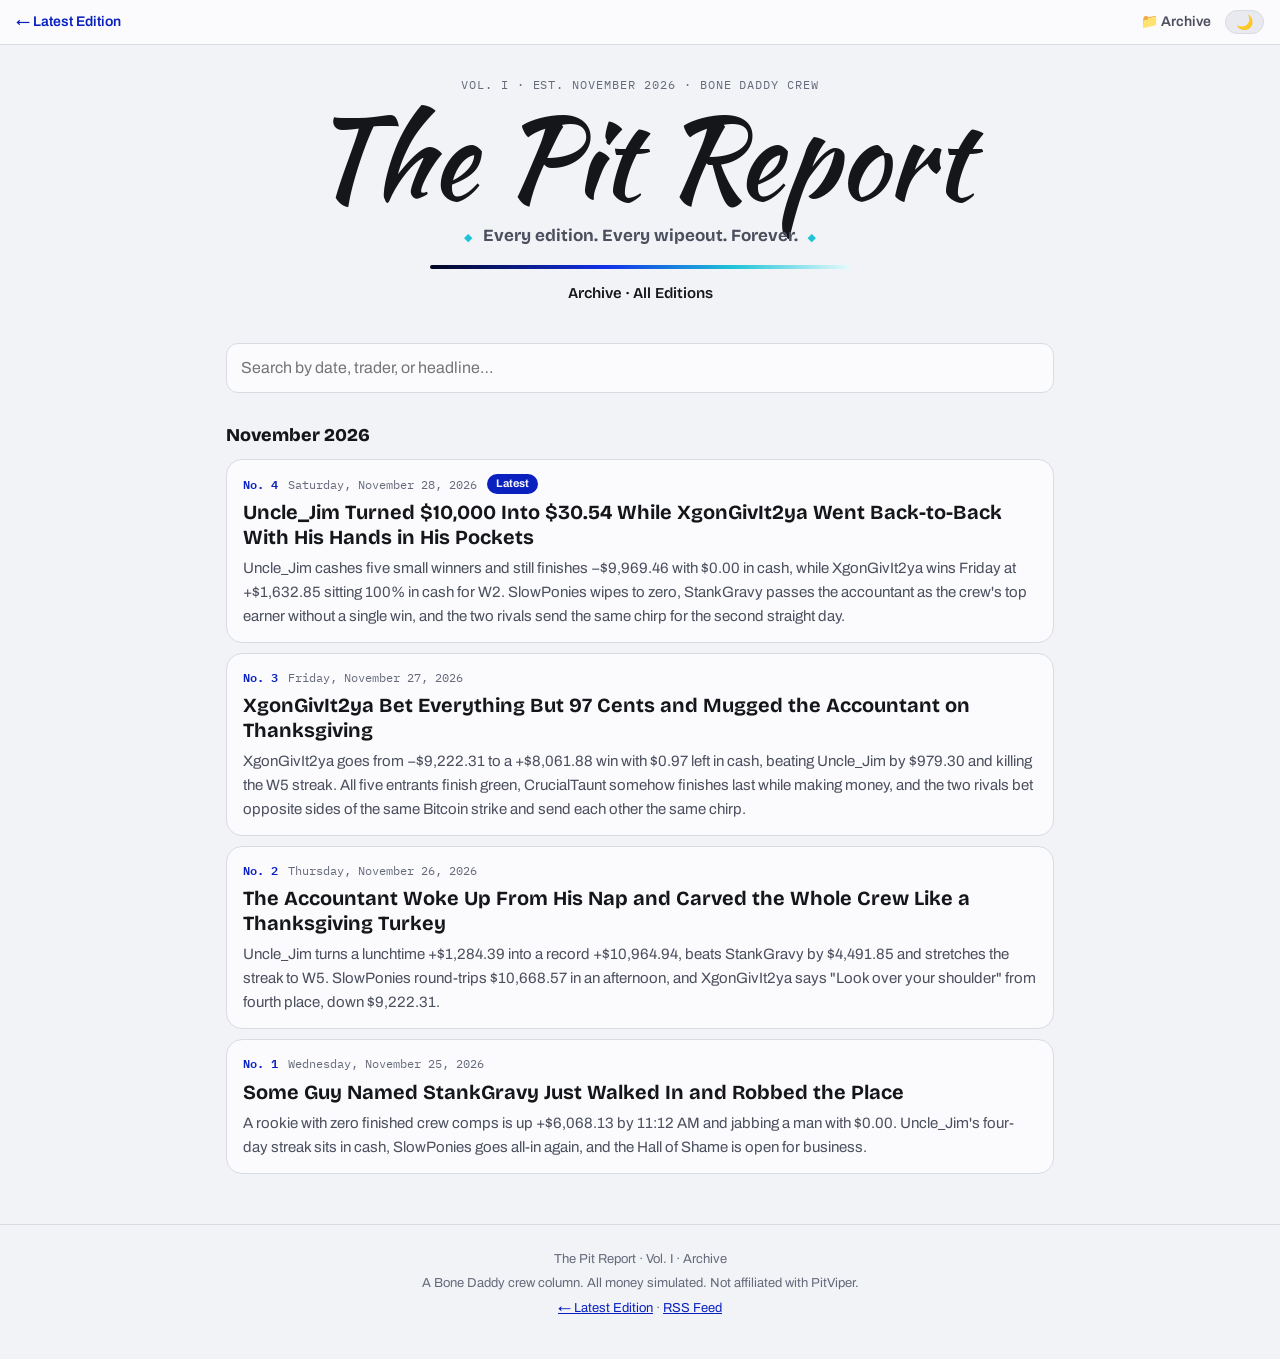
<file: archive.html>
<!DOCTYPE html>
<html lang="en">
<head>
  <meta charset="UTF-8">
  <meta name="viewport" content="width=device-width, initial-scale=1.0">
  <title>The Pit Report · Archive</title>
  <meta name="theme-color" content="#f2f3f7">
  <link rel="preconnect" href="https://fonts.googleapis.com">
  <link rel="preconnect" href="https://fonts.gstatic.com" crossorigin>
  <link href="https://fonts.googleapis.com/css2?family=Bricolage+Grotesque:opsz,wght@12..96,500..800&family=Archivo:wght@400;500;600;700&family=IBM+Plex+Mono:wght@400;500;600&family=Kaushan+Script&display=swap" rel="stylesheet">
  <link rel="stylesheet" href="style.css">
  <link rel="alternate" type="application/rss+xml" title="The Pit Report RSS Feed" href="feed.xml">
</head>
<body>

<nav class="edition-nav">
  <a href="index.html">← Latest Edition</a>
  <span class="nav-right">
    <span class="nav-archive-label">📁 Archive</span>
    <button class="mode-toggle" id="modeToggle" aria-label="Toggle light and dark mode">🌙</button>
  </span>
</nav>

<header class="masthead">
  <div class="masthead-vol">Vol. I · Est. November 2026 · Bone Daddy Crew</div>
  <h1 class="masthead-title">The Pit Report</h1>
  <div><span class="masthead-diamond">◆</span><span class="masthead-tagline">Every edition. Every wipeout. Forever.</span><span class="masthead-diamond">◆</span></div>
  <hr class="masthead-rule">
  <div class="masthead-dateline">Archive · All Editions</div>
</header>

<div class="archive-wrap">
  <div class="archive-search-bar">
    <input type="text" id="archiveSearch" placeholder="Search by date, trader, or headline…" autocomplete="off" aria-label="Search editions">
  </div>

  <div class="archive-month">November 2026</div>
  <div class="archive-entry" data-search="2026-11-28 saturday uncle_jim turned $10,000 into $30.54 while xgongivit2ya went back-to-back with his hands in his pockets uncle_jim cashes five small winners and still finishes −$9,969.46 with $0.00 in cash, while xgongivit2ya wins friday at +$1,632.85 sitting 100% in cash for w2. slowponies wipes to zero, stankgravy passes the accountant as the crew&#x27;s top earner without a single win, and the two rivals send the same chirp for the second straight day.">
    <div class="ae-meta">
      <span class="ae-num">No. 4</span>
      <span class="ae-date">Saturday, November 28, 2026</span>
      <span class="badge-latest">Latest</span>
    </div>
    <a class="ae-headline" href="2026-11-28.html">Uncle_Jim Turned $10,000 Into $30.54 While XgonGivIt2ya Went Back-to-Back With His Hands in His Pockets</a>
    <p class="ae-teaser">Uncle_Jim cashes five small winners and still finishes −$9,969.46 with $0.00 in cash, while XgonGivIt2ya wins Friday at +$1,632.85 sitting 100% in cash for W2. SlowPonies wipes to zero, StankGravy passes the accountant as the crew&#x27;s top earner without a single win, and the two rivals send the same chirp for the second straight day.</p>
  </div>
  <div class="archive-entry" data-search="2026-11-27 friday xgongivit2ya bet everything but 97 cents and mugged the accountant on thanksgiving xgongivit2ya goes from −$9,222.31 to a +$8,061.88 win with $0.97 left in cash, beating uncle_jim by $979.30 and killing the w5 streak. all five entrants finish green, crucialtaunt somehow finishes last while making money, and the two rivals bet opposite sides of the same bitcoin strike and send each other the same chirp.">
    <div class="ae-meta">
      <span class="ae-num">No. 3</span>
      <span class="ae-date">Friday, November 27, 2026</span>
    </div>
    <a class="ae-headline" href="2026-11-27.html">XgonGivIt2ya Bet Everything But 97 Cents and Mugged the Accountant on Thanksgiving</a>
    <p class="ae-teaser">XgonGivIt2ya goes from −$9,222.31 to a +$8,061.88 win with $0.97 left in cash, beating Uncle_Jim by $979.30 and killing the W5 streak. All five entrants finish green, CrucialTaunt somehow finishes last while making money, and the two rivals bet opposite sides of the same Bitcoin strike and send each other the same chirp.</p>
  </div>
  <div class="archive-entry" data-search="2026-11-26 thursday the accountant woke up from his nap and carved the whole crew like a thanksgiving turkey uncle_jim turns a lunchtime +$1,284.39 into a record +$10,964.94, beats stankgravy by $4,491.85 and stretches the streak to w5. slowponies round-trips $10,668.57 in an afternoon, and xgongivit2ya says &quot;look over your shoulder&quot; from fourth place, down $9,222.31.">
    <div class="ae-meta">
      <span class="ae-num">No. 2</span>
      <span class="ae-date">Thursday, November 26, 2026</span>
    </div>
    <a class="ae-headline" href="2026-11-26.html">The Accountant Woke Up From His Nap and Carved the Whole Crew Like a Thanksgiving Turkey</a>
    <p class="ae-teaser">Uncle_Jim turns a lunchtime +$1,284.39 into a record +$10,964.94, beats StankGravy by $4,491.85 and stretches the streak to W5. SlowPonies round-trips $10,668.57 in an afternoon, and XgonGivIt2ya says &quot;Look over your shoulder&quot; from fourth place, down $9,222.31.</p>
  </div>
  <div class="archive-entry" data-search="2026-11-25 wednesday some guy named stankgravy just walked in and robbed the place a rookie with zero finished crew comps is up +$6,068.13 by 11:12 am and jabbing a man with $0.00. uncle_jim&#x27;s four-day streak sits in cash, slowponies goes all-in again, and the hall of shame is open for business.">
    <div class="ae-meta">
      <span class="ae-num">No. 1</span>
      <span class="ae-date">Wednesday, November 25, 2026</span>
    </div>
    <a class="ae-headline" href="2026-11-25.html">Some Guy Named StankGravy Just Walked In and Robbed the Place</a>
    <p class="ae-teaser">A rookie with zero finished crew comps is up +$6,068.13 by 11:12 AM and jabbing a man with $0.00. Uncle_Jim&#x27;s four-day streak sits in cash, SlowPonies goes all-in again, and the Hall of Shame is open for business.</p>
  </div>
</div>

<footer class="page-footer">
  <p>The Pit Report · Vol. I · Archive</p>
  <p>A Bone Daddy crew column. All money simulated. Not affiliated with PitViper.</p>
  <p><a href="index.html">← Latest Edition</a> · <a href="feed.xml">RSS Feed</a></p>
</footer>

<script>
  (function () {
    var input = document.getElementById('archiveSearch');
    input.addEventListener('input', function () {
      var q = input.value.toLowerCase().trim();
      document.querySelectorAll('.archive-entry').forEach(function (entry) {
        var text = entry.getAttribute('data-search') || '';
        entry.style.display = (!q || text.indexOf(q) !== -1) ? '' : 'none';
      });
      document.querySelectorAll('.archive-month').forEach(function (month) {
        var el = month.nextElementSibling, any = false;
        while (el && !el.classList.contains('archive-month')) {
          if (el.style.display !== 'none') { any = true; }
          el = el.nextElementSibling;
        }
        month.style.display = any ? '' : 'none';
      });
    });
  })();
</script>

<script>
  (function () {
    var btn = document.getElementById('modeToggle');
    function apply(dark) {
      document.body.classList.toggle('dark-mode', dark);
      btn.textContent = dark ? '☀️' : '🌙';
    }
    var saved = null;
    try { saved = localStorage.getItem('pit-theme'); } catch (e) {}
    apply(saved === 'dark');
    btn.addEventListener('click', function () {
      var dark = !document.body.classList.contains('dark-mode');
      apply(dark);
      try { localStorage.setItem('pit-theme', dark ? 'dark' : 'light'); } catch (e) {}
    });
  })();
</script>
</body>
</html>
</file>
<file: style.css>
/* The Pit Report · shared stylesheet
   Palette, type and radii follow the PitViper app (app.pitviper.trading) design tokens.
   Light "paper" by default like the app; dark mode (obsidian) via body.dark-mode. */

:root {
  --bg: #f2f3f7;              /* app --surface-lowest / page backdrop */
  --card-bg: #fbfbfd;         /* app --surface-container */
  --inset: #e9eaf0;           /* app --surface-low */
  --text: #141619;            /* app --on-surface */
  --muted: #4b4f5e;           /* app --on-surface-variant */
  --dim: #65697a;
  --faint: #9a9da9;
  --border: #d9dbe3;          /* app --outline */
  --hair: #1416190f;
  --primary: #0a21c0;         /* app cobalt */
  --primary-tint: #e4e7fb;
  --primary-deep: #050a44;
  --on-primary: #f4f5ff;
  --up: #1f7a4d;              /* app --secondary (positive) */
  --up-tint: #eaf5ee;
  --dn: #b3202c;              /* app --tertiary (negative) */
  --dn-tint: #fdeceb;
  --amber: #e0a010;
  --amber-text: #8a6206;
  --teal: #0f7f8a;
  --teal-bright: #1fc3d6;
  --headline-color: #141619;
  --shadow-card: 0 2px 4px #0a21c014, 0 8px 20px -6px #0a21c042;
  --thermal: linear-gradient(60deg, #020520 0%, #1230e8 42%, #1fc3d6 72%, #e6fbfd 100%);

  --font-display: "Bricolage Grotesque", Archivo, system-ui, sans-serif;
  --font-body: Archivo, system-ui, sans-serif;
  --font-mono: "IBM Plex Mono", ui-monospace, "SF Mono", Menlo, monospace;
  --font-script: "Kaushan Script", cursive;

  --r-sm: .5rem;
  --r-md: .75rem;
  --r-lg: 1rem;
  --r-xl: 1.5rem;
  --r-pill: 999px;
}

body.dark-mode {
  --bg: #07080f;              /* obsidian tile from the app's favicon */
  --card-bg: #10121c;
  --inset: #181b28;
  --text: #e8eaf2;
  --muted: #a9adbd;
  --dim: #8a8ea0;
  --faint: #626678;
  --border: #252a3b;
  --hair: #ffffff10;
  --primary: #6f86ff;
  --primary-tint: #161d4a;
  --on-primary: #07080f;
  --up: #90dfa9;              /* app --positive-on-ink */
  --up-tint: #10261a;
  --dn: #ff7b7f;
  --dn-tint: #2c1216;
  --amber-text: #f0c04a;
  --headline-color: #f4f5ff;
  --shadow-card: 0 2px 4px #0000004d, 0 8px 20px -6px #1230e840;
}

* { box-sizing: border-box; }
html { -webkit-text-size-adjust: 100%; }

body {
  margin: 0;
  background: var(--bg);
  color: var(--text);
  font-family: var(--font-body);
  font-size: 17px;
  line-height: 1.6;
  transition: background .2s, color .2s;
}

a { color: var(--primary); }

/* ---------- Nav ---------- */
.edition-nav {
  display: flex;
  justify-content: space-between;
  align-items: center;
  gap: 12px;
  padding: 10px 16px;
  background: var(--card-bg);
  border-bottom: 1px solid var(--border);
  font-size: 14px;
  font-weight: 600;
}
.edition-nav a { text-decoration: none; }
.edition-nav a:hover { text-decoration: underline; }
.nav-right { display: flex; align-items: center; gap: 14px; flex-wrap: wrap; justify-content: flex-end; }
.nav-disabled { color: var(--faint); }
.nav-archive-label { color: var(--muted); }
.mode-toggle {
  background: var(--inset);
  border: 1px solid var(--border);
  color: var(--text);
  border-radius: var(--r-pill);
  padding: 3px 10px;
  cursor: pointer;
  font-size: 14px;
}

/* ---------- Ticker ---------- */
.ticker-wrap {
  overflow: hidden;
  background: var(--primary-deep);
  color: #f4f5ff;
  white-space: nowrap;
  font-family: var(--font-mono);
  font-weight: 500;
  font-size: 13px;
  letter-spacing: .03em;
  padding: 7px 0;
}
.ticker-track {
  display: inline-block;
  padding-left: 100%;
  animation: ticker 75s linear infinite;
}
.ticker-track span { padding: 0 6px; }
.ticker-dot { color: var(--teal-bright); }
@keyframes ticker { from { transform: translateX(0); } to { transform: translateX(-100%); } }
@media (prefers-reduced-motion: reduce) {
  .ticker-track { animation: none; padding-left: 16px; }
}

/* ---------- Masthead ---------- */
.masthead { text-align: center; padding: 30px 16px 20px; }
.masthead-vol {
  font-family: var(--font-mono);
  font-size: 12px;
  letter-spacing: .08em;
  text-transform: uppercase;
  color: var(--dim);
}
.masthead-title {
  font-family: var(--font-script);
  font-weight: 400;
  font-size: clamp(52px, 12vw, 112px);
  line-height: 1.05;
  margin: 6px 0 4px;
  color: var(--headline-color);
}
.masthead-tagline {
  font-family: var(--font-display);
  font-weight: 700;
  font-size: 17px;
  color: var(--muted);
}
.masthead-diamond { color: var(--teal-bright); margin: 0 10px; font-size: 11px; }
.masthead-rule {
  border: 0;
  height: 4px;
  border-radius: var(--r-pill);
  background: var(--thermal);
  margin: 16px auto 12px;
  max-width: 420px;
}
.masthead-dateline { font-family: var(--font-display); font-weight: 600; font-size: 15px; }
.masthead-url { font-family: var(--font-mono); font-size: 12px; color: var(--dim); margin-top: 4px; }

/* ---------- Scoreboard banner ---------- */
.scoreboard { max-width: 1040px; margin: 6px auto 0; padding: 0 16px; }
.scoreboard-inner {
  display: grid;
  grid-template-columns: repeat(4, minmax(0, 1fr));
  background: var(--card-bg);
  border: 1px solid var(--border);
  border-radius: var(--r-lg);
  box-shadow: var(--shadow-card);
  overflow: hidden;
}
.sb-item { padding: 14px 16px; border-right: 1px solid var(--border); min-width: 0; }
.sb-item:last-child { border-right: 0; }
.sb-label { font-size: 12px; font-weight: 600; color: var(--dim); }
.sb-value {
  font-family: var(--font-display);
  font-size: 22px;
  font-weight: 800;
  color: var(--headline-color);
  line-height: 1.2;
  overflow-wrap: anywhere;
}
.sb-sub { font-family: var(--font-mono); font-size: 12px; color: var(--muted); }
@media (max-width: 680px) {
  .scoreboard-inner { grid-template-columns: repeat(2, minmax(0, 1fr)); }
  .sb-item:nth-child(2) { border-right: 0; }
  .sb-item:nth-child(-n+2) { border-bottom: 1px solid var(--border); }
}

/* ---------- Body ---------- */
.pit-body { max-width: 1040px; margin: 0 auto; padding: 8px 16px 40px; }

.lead-story {
  background: var(--card-bg);
  border: 1px solid var(--border);
  border-radius: var(--r-xl);
  box-shadow: var(--shadow-card);
  padding: 24px 24px 12px;
  margin-top: 22px;
}
.lead-kicker {
  display: inline-block;
  font-family: var(--font-mono);
  font-size: 12px;
  font-weight: 600;
  text-transform: uppercase;
  letter-spacing: .06em;
  color: var(--primary);
  background: var(--primary-tint);
  border-radius: var(--r-pill);
  padding: 2px 10px;
}
.lead-headline {
  font-family: var(--font-display);
  font-weight: 800;
  font-size: clamp(28px, 5vw, 46px);
  line-height: 1.08;
  letter-spacing: -.01em;
  margin: 12px 0 14px;
  color: var(--headline-color);
}
.lead-body p { margin: 0 0 14px; }

.section-head {
  font-family: var(--font-display);
  font-size: 24px;
  font-weight: 800;
  letter-spacing: -.01em;
  color: var(--headline-color);
  margin: 36px 0 10px;
  display: flex;
  align-items: center;
  gap: 10px;
}
.section-head::before {
  content: "";
  width: 6px;
  height: 24px;
  border-radius: var(--r-pill);
  background: var(--thermal);
  flex: none;
}
.section-sub { font-family: var(--font-mono); color: var(--dim); font-size: 13px; margin: -2px 0 12px; }

.story-card {
  background: var(--card-bg);
  border: 1px solid var(--border);
  border-radius: var(--r-lg);
  padding: 16px 18px;
  margin: 12px 0;
}
.story-card.hot { background: var(--dn-tint); border-color: transparent; }
.story-card.gold { background: var(--primary-tint); border-color: transparent; }
.card-head {
  font-family: var(--font-display);
  font-size: 19px;
  font-weight: 700;
  margin: 0 0 6px;
  color: var(--headline-color);
}
.story-card p { margin: 0 0 8px; }
.story-card p:last-child { margin-bottom: 0; }

.pull-quote {
  margin: 18px 0;
  padding: 16px 20px;
  background: var(--inset);
  border-radius: var(--r-lg);
  font-family: var(--font-display);
  font-weight: 700;
  font-size: 22px;
  line-height: 1.3;
  color: var(--headline-color);
}
.pull-quote cite {
  display: block;
  font-family: var(--font-mono);
  font-weight: 400;
  font-size: 12px;
  font-style: normal;
  color: var(--dim);
  margin-top: 8px;
}

/* ---------- Tables ---------- */
.table-wrap {
  overflow-x: auto;
  -webkit-overflow-scrolling: touch;
  margin: 10px 0;
  background: var(--card-bg);
  border: 1px solid var(--border);
  border-radius: var(--r-lg);
}
.pit-table { width: 100%; border-collapse: collapse; font-size: 15px; min-width: 600px; }
.pit-table th {
  text-align: left;
  font-size: 12px;
  font-weight: 600;
  color: var(--dim);
  background: var(--inset);
  padding: 9px 12px;
}
.pit-table td { padding: 11px 12px; border-top: 1px solid var(--border); vertical-align: top; }
.pit-table td.num { font-family: var(--font-mono); font-size: 14px; white-space: nowrap; }
.pit-table td.rank { font-family: var(--font-mono); font-weight: 600; color: var(--primary); width: 40px; }
.pit-table td.who { font-weight: 700; color: var(--headline-color); white-space: nowrap; }
.pit-table td.booth { color: var(--muted); }
.pit-table tr.leader td { background: var(--primary-tint); }
.pit-table tr.wiped td.who { text-decoration: line-through; text-decoration-color: var(--dn); }
.chg-up { color: var(--up); font-weight: 600; }
.chg-dn { color: var(--dn); font-weight: 600; }

/* ---------- Lists ---------- */
.pit-list { padding-left: 20px; margin: 8px 0; }
.pit-list li { margin: 8px 0; }
.pit-list strong { color: var(--headline-color); }

/* ---------- Prediction ---------- */
.prediction {
  background: var(--primary-deep);
  color: #f4f5ff;
  border-radius: var(--r-xl);
  padding: 20px 22px;
  margin: 12px 0;
  box-shadow: 0 14px 32px -10px #0a21c059;
}
.prediction p { margin: 0; }

/* ---------- Sign-off ---------- */
.sign-off {
  text-align: center;
  font-family: var(--font-script);
  font-size: 26px;
  color: var(--headline-color);
  margin: 44px 0 10px;
}

/* ---------- Footer ---------- */
.page-footer {
  text-align: center;
  font-size: 13px;
  color: var(--dim);
  padding: 20px 16px 36px;
  border-top: 1px solid var(--border);
}
.page-footer p { margin: 4px 0; }

/* ---------- Archive ---------- */
.archive-wrap { max-width: 860px; margin: 0 auto; padding: 18px 16px 40px; }
.archive-search-bar input {
  width: 100%;
  padding: 11px 14px;
  font: inherit;
  font-size: 16px;
  background: var(--card-bg);
  color: var(--text);
  border: 1px solid var(--border);
  border-radius: var(--r-md);
}
.archive-search-bar input:focus { outline: 3px solid #0a21c059; }
.archive-month {
  font-family: var(--font-display);
  font-weight: 800;
  font-size: 18px;
  color: var(--headline-color);
  margin: 28px 0 8px;
}
.archive-entry {
  background: var(--card-bg);
  border: 1px solid var(--border);
  border-radius: var(--r-lg);
  padding: 14px 16px;
  margin: 10px 0;
}
.ae-meta { font-family: var(--font-mono); font-size: 12px; color: var(--dim); display: flex; gap: 10px; flex-wrap: wrap; align-items: center; }
.ae-num { font-weight: 600; color: var(--primary); }
.badge-latest {
  background: var(--primary);
  color: var(--on-primary);
  font-family: var(--font-body);
  font-size: 11px;
  font-weight: 700;
  padding: 1px 9px;
  border-radius: var(--r-pill);
}
.ae-headline {
  display: block;
  font-family: var(--font-display);
  font-weight: 700;
  font-size: 20px;
  line-height: 1.25;
  color: var(--headline-color);
  text-decoration: none;
  margin: 6px 0;
}
.ae-headline:hover { color: var(--primary); }
.ae-teaser { margin: 0; color: var(--muted); font-size: 15px; }

/* ---------- Print ---------- */
@media print {
  .edition-nav, .ticker-wrap, .mode-toggle { display: none; }
  body { background: #fff; color: #000; }
  .lead-story, .scoreboard-inner { box-shadow: none; }
}
</file>
